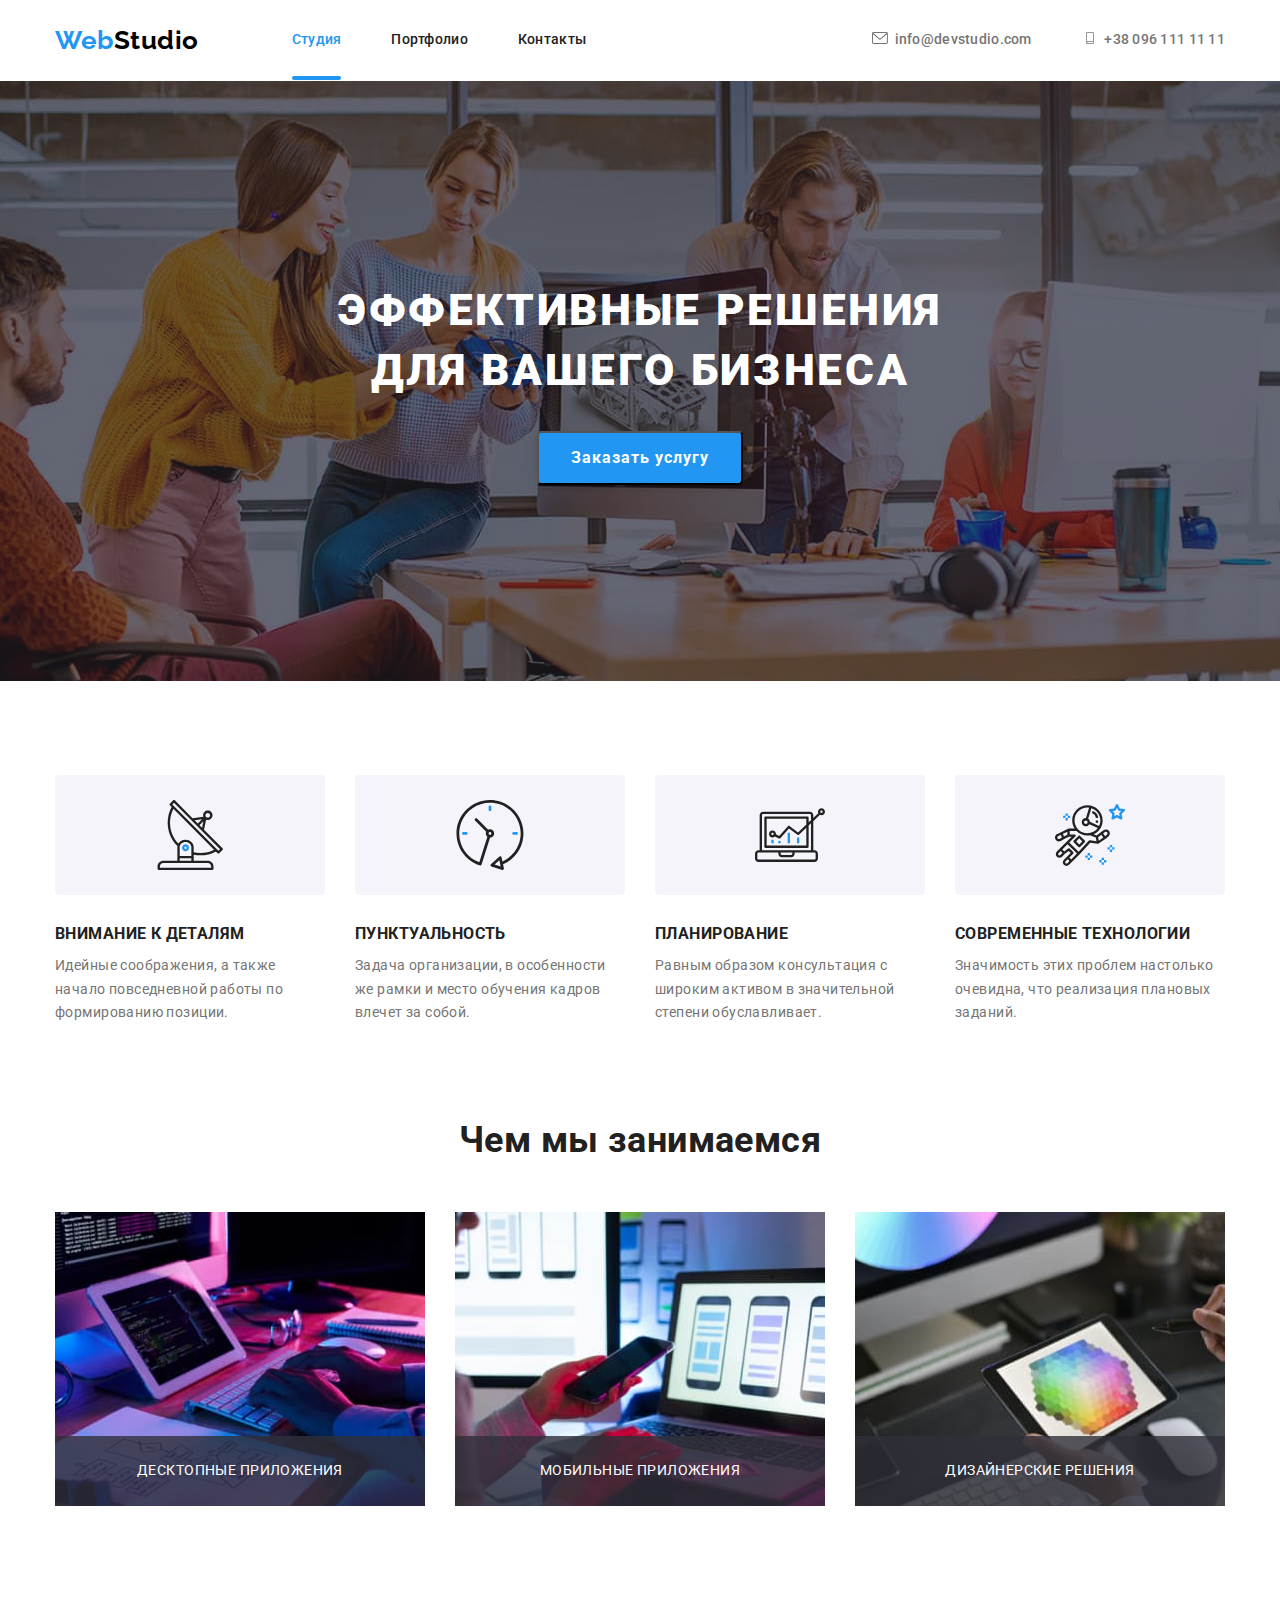
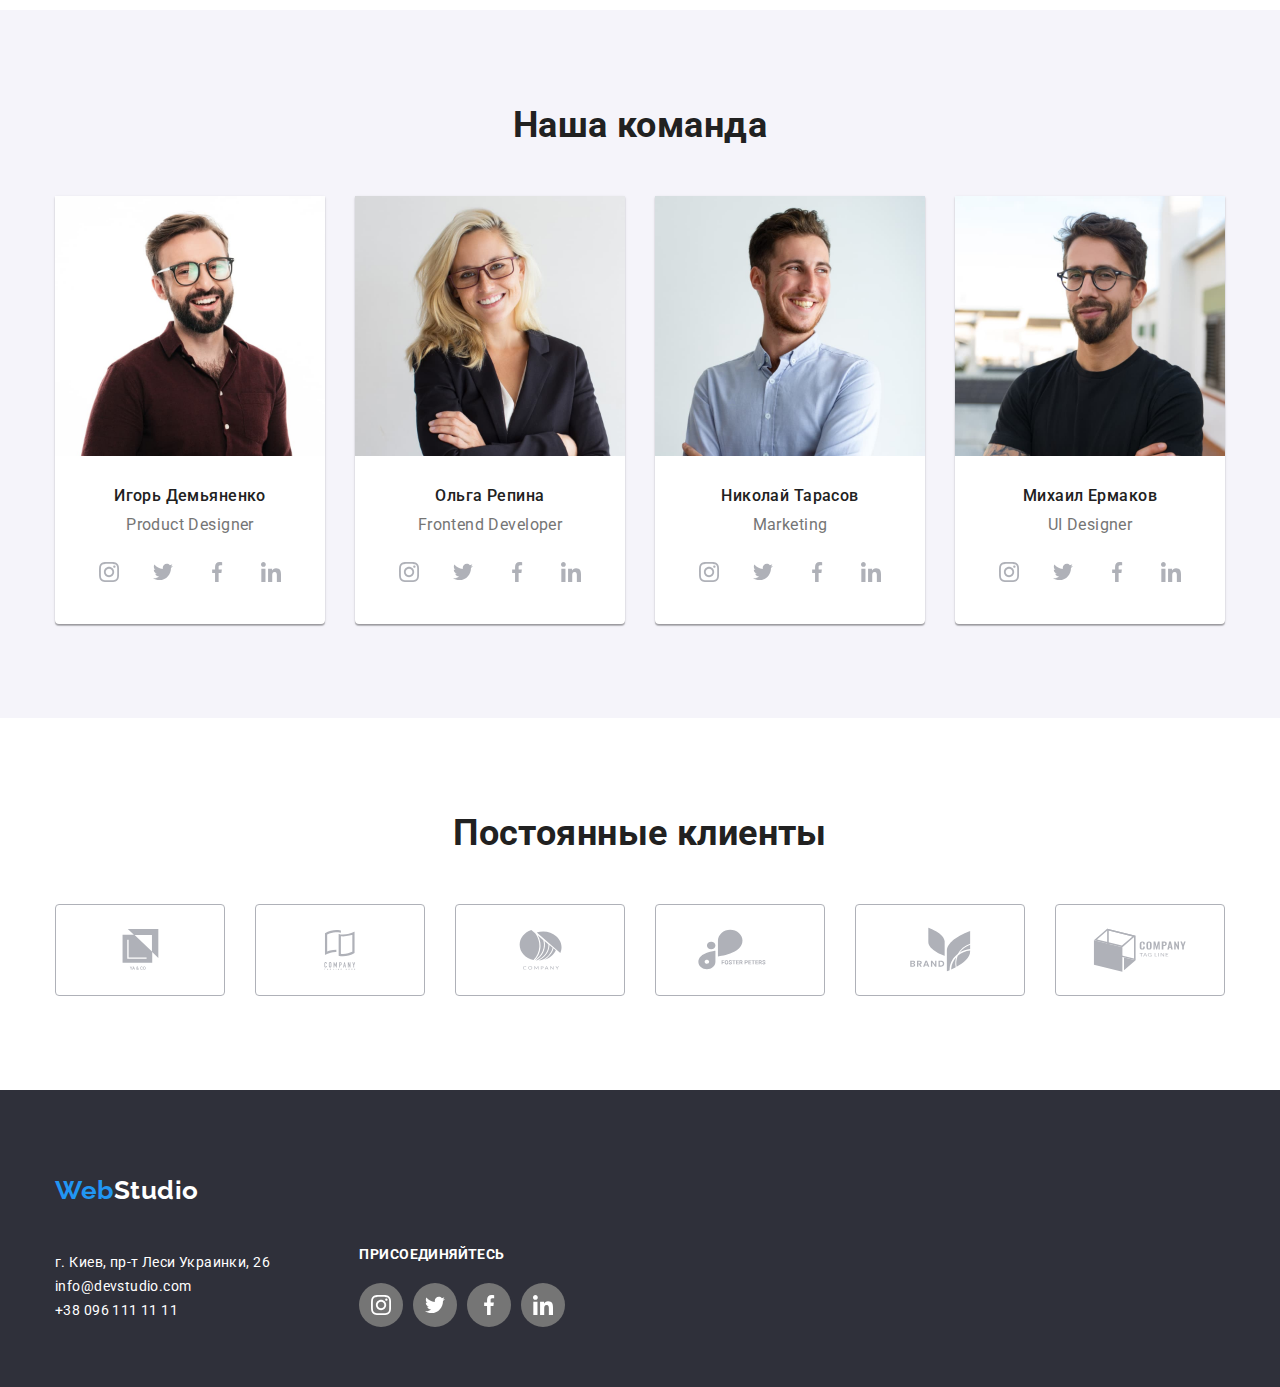
<file: index.html>
<!DOCTYPE html>
<html lang="ru">
<head>
    <meta charset="UTF-8">
    <meta http-equiv="X-UA-Compatible" content="IE=edge">
    <meta name="viewport" content="width=device-width, initial-scale=1.0">
    <title>Document</title>
    <link rel="preconnect" href="https://fonts.gstatic.com">
    <link href="https://fonts.googleapis.com/css2?family=Raleway:wght@700&family=Roboto:wght@400;500;700;900&display=swap"
        rel="stylesheet">
    <link rel="stylesheet" href="https://cdnjs.cloudflare.com/ajax/libs/modern-normalize/1.0.0/modern-normalize.min.css"> 
    <link rel="stylesheet" href="./css/styles.css">
</head>
<body>
    <!-- Header -->
    <header class="page-header">
        <div class="container main-nav"> 
            <nav class="nav-list"> 
                <a href="./index.html" class="link logo-1" lang="en">Web
                    <span class="logo-2">Studio</span>
                </a>
                <ul class="list site-nav">
                    <li class="item"><a href="./index.html" class="link active link-external">Студия</a></li>
                    <li class="item"><a href="./portfolio.html" class="link link-external">Портфолио</a></li>
                    <li class="item"><a href="" class="link link-external">Контакты</a></li>                  
                </ul>
            </nav>
            <ul class="list auth-nav">
                <li class="item">
                    <a href="mailto:info@devstudio.com" class="link link-internal">
                        <svg class="icon-nav" width="16px" height="12px">
                            <use href="./images/sprite.svg#icon-envelope"></use>
                        </svg>
                        &nbsp; info@devstudio.com</a>
                </li>                    
                <li class="item">
                    <a href="tel:+380961111111" class="link link-internal">
                        <svg class="icon-nav" width="16px" height="12px">
                            <use href="./images/sprite.svg#icon-smartphone"></use>
                        </svg>
                        &nbsp; +38 096 111 11 11</a>
                </li>
            </ul>
        </div>
    </header>
    <!-- Contant page -->
    <main> 
        <!-- Hero -->
        <section class="hero">
            <h1 class="hero-title">Эффективные решения для вашего бизнеса</h1>
            <button type="button" class="button" data-modal-open>Заказать услугу</button>
        </section>      
         <!-- Features of work -->
        <section class="feature section">
           <div class="container">
                <h2 hidden>Особенности работы</h2>
                <ul class="list feature-list">
                    <li class="item">
                        <div class="icon-container">
                            <svg class="icon" height="70px" width="70px">
                                <use href="./images/sprite.svg#icon-antenna"></use>
                            </svg>
                        </div>
                        <h3 class="feature-title">Внимание к деталям</h3>
                        <p class="feature-description">Идейные соображения, а также начало повседневной работы по формированию позиции.
                        </p>
                    </li>
                    <li class="item">
                        <div class="icon-container">
                            <svg class="icon" height="70px" width="70px">
                                <use href="./images/sprite.svg#icon-clock"></use>
                            </svg>
                        </div>
                        <h3 class="feature-title">Пунктуальность</h3>
                        <p class="feature-description">Задача организации, в особенности же рамки и место обучения кадров влечет за
                            собой.</p>
                    </li>
                    <li class="item">
                        <div class="icon-container">
                            <svg class="icon" height="70px" width="70px">
                                <use href="./images/sprite.svg#icon-diagram"></use>
                            </svg>
                        </div>
                        <h3 class="feature-title">Планирование</h3>
                        <p class="feature-description">Равным образом консультация с широким активом в значительной степени
                            обуславливает.</p>
                    </li>
                    <li class="item">
                        <div class="icon-container">
                            <svg class="icon" height="70px" width="70px">
                                <use href="./images/sprite.svg#icon-astronaut"></use>
                            </svg>
                        </div>
                        <h3 class="feature-title">Современные технологии</h3>
                        <p class="feature-description">Значимость этих проблем настолько очевидна, что реализация плановых заданий.</p>
                    </li>
                </ul>
           </div>
        </section>
        <!-- Our services -->
        <section class="services">
           <div class="container">
                <h2 class="section-title">Чем мы занимаемся</h2>
                <ul class="list list-services">
                    <li class="item">
                        <div class="services-actions">
                            <img src="./images/box_1.jpg" alt="Декстопная разработка" width="370">
                            <div class="services-overlay">
                                <p class="services-description">Десктопные приложения</p>
                            </div>
                        </div>
                    </li>
                    <li class="item">
                        <div class="services-actions">
                            <img src="./images/box_2.jpg" alt="Мобильная разработка" width="370">
                            <div class="services-overlay">
                                <p class="services-description">Мобильные приложения</p>
                            </div>
                        </div>
                    </li>
                    <li class="item">
                        <div class="services-actions">
                            <img src="./images/box_3.jpg" alt="Дизайн" width="370">
                            <div class="services-overlay">
                                <p class="services-description">Дизайнерские решения</p>
                            </div>
                        </div>
                    </li>
                </ul>
           </div>
        </section>
        <!-- Team -->
        <section class="team section">
           <div class="container">
                <h2 class="section-title">Наша команда</h2>
                <ul class="list list-team">
                    <li class="item team-item">
                        <img src="./images/photo_1.jpg" alt="Фото продакт дизайнера" width="270">
                        <h3 class="full-name">Игорь Демьяненко</h3>
                        <p class="position">Product Designer</p>
                        <ul class="list-icon">
                            <li class="icon-item">
                                <a href="" class="link social-list-link">
                                    <svg class="social-list-icon" width="20px" height="20px">
                                        <use href="./images/sprite.svg#icon-instagram"></use>
                                    </svg>
                                </a>
                            </li>
                            <li class="icon-item">
                                <a href="" class="link social-list-link">
                                    <svg width="20px" height="20px">
                                        <use href="./images/sprite.svg#icon-twitter"></use>
                                    </svg>
                                </a>
                            </li>
                            <li class="icon-item">
                                <a href="" class="link social-list-link">
                                    <svg width="20px" height="20px">
                                        <use href="./images/sprite.svg#icon-facebook"></use>
                                    </svg>
                                </a>
                            </li>
                            <li class="icon-item">
                                <a href="" class="link social-list-link">
                                    <svg width="20px" height="20px">
                                        <use href="./images/sprite.svg#icon-linkedin"></use>
                                    </svg>
                                </a>
                            </li>
                        </ul>
                    </li>
                    <li class="item team-item">
                        <img src="./images/photo_2.jpg" alt="Фото фронтенд девелопера" width="270">
                        <h3 class="full-name">Ольга Репина</h3>
                        <p class="position">Frontend Developer</p>
                        <ul class="list-icon">
                            <li class="icon-item">
                                <a href="" class="link social-list-link">
                                    <svg width="20px" height="20px">
                                        <use href="./images/sprite.svg#icon-instagram"></use>
                                    </svg>
                                </a>
                            </li>
                            <li class="icon-item">
                                <a href="" class="link social-list-link">
                                    <svg width="20px" height="20px">
                                        <use href="./images/sprite.svg#icon-twitter"></use>
                                    </svg>
                                </a>
                            </li>
                            <li class="icon-item">
                                <a href="" class="link social-list-link">
                                    <svg width="20px" height="20px">
                                        <use href="./images/sprite.svg#icon-facebook"></use>
                                    </svg>
                                </a>
                            </li>
                            <li class="icon-item">
                                <a href="" class="link social-list-link">
                                    <svg width="20px" height="20px">
                                        <use href="./images/sprite.svg#icon-linkedin"></use>
                                    </svg>
                                </a>
                            </li>
                        </ul>
                    </li>
                    <li class="item team-item">
                        <img src="./images/photo_3.jpg" alt="Фото маркетолога" width="270">
                        <h3 class="full-name">Николай Тарасов</h3>
                        <p class="position">Marketing</p>
                        <ul class="list-icon">
                            <li class="icon-item">
                                <a href="" class="link social-list-link">
                                    <svg width="20px" height="20px">
                                        <use href="./images/sprite.svg#icon-instagram"></use>
                                    </svg>
                                </a>
                            </li>
                            <li class="icon-item">
                                <a href="" class="link social-list-link">
                                    <svg width="20px" height="20px">
                                        <use href="./images/sprite.svg#icon-twitter"></use>
                                    </svg>
                                </a>
                            </li>
                            <li class="icon-item">
                                <a href="" class="link social-list-link">
                                    <svg width="20px" height="20px">
                                        <use href="./images/sprite.svg#icon-facebook"></use>
                                    </svg>
                                </a>
                            </li>
                            <li class="icon-item">
                                <a href="" class="link social-list-link">
                                    <svg width="20px" height="20px">
                                        <use href="./images/sprite.svg#icon-linkedin"></use>
                                    </svg>
                                </a>
                            </li>
                        </ul>                   
                    </li>
                    <li class="item team-item">
                        <img src="./images/photo_4.jpg" alt="Фото дизайнера" width="270">
                        <h3 class="full-name">Михаил Ермаков</h3>
                        <p class="position">UI Designer</p>
                        <ul class="list-icon">
                            <li class="icon-item">
                                <a href="" class="link social-list-link">
                                    <svg width="20px" height="20px">
                                        <use href="./images/sprite.svg#icon-instagram"></use>
                                    </svg>
                                </a>
                            </li>
                            <li class="icon-item">
                                <a href="" class="link social-list-link">
                                    <svg width="20px" height="20px">
                                        <use href="./images/sprite.svg#icon-twitter"></use>
                                    </svg>
                                </a>
                            </li>
                            <li class="icon-item">
                                <a href="" class="link social-list-link">
                                    <svg width="20px" height="20px">
                                        <use href="./images/sprite.svg#icon-facebook"></use>
                                    </svg>
                                </a>
                            </li>
                            <li class="icon-item">
                                <a href="" class="link social-list-link">
                                    <svg width="20px" height="20px">
                                        <use href="./images/sprite.svg#icon-linkedin"></use>
                                    </svg>
                                </a>
                            </li>
                        </ul>
                    </li>      
                </ul>
           </div>
        </section>
        <!-- Clients -->
        <section class="client section">
            <div class="container">
                <h2 class="section-title">Постоянные клиенты</h2>
                <ul class="list list-client">
                    <li class="client-item">
                        <a href="" class="link link-client">
                            <svg height="41px" width="47px">
                                <use href="./images/sprite.svg#icon-client_1"></use>
                            </svg>
                        </a>
                    </li>
                    <li class="client-item">
                        <a href="" class="link link-client">
                            <svg height="40px" width="52px">
                                <use href="./images/sprite.svg#icon-client_2"></use>
                            </svg>
                        </a>
                    </li>
                    <li class="client-item">
                        <a href="" class="link link-client">
                            <svg height="41px" width="43px">
                                <use href="./images/sprite.svg#icon-client_3"></use>
                            </svg>
                        </a>
                    </li>
                    <li class="client-item">
                        <a href="" class="link link-client">
                            <svg height="41px" width="84px">
                                <use href="./images/sprite.svg#icon-client_4"></use>
                            </svg>
                        </a>
                    </li>
                    <li class="client-item">
                        <a href="" class="link link-client">
                            <svg height="45px" width="63px">
                                <use href="./images/sprite.svg#icon-client_5"></use>
                            </svg>
                        </a>
                    </li>
                    <li class="client-item">
                        <a href="" class="link link-client">
                            <svg height="44px" width="94px">
                                <use href="./images/sprite.svg#icon-client_6"></use>
                            </svg>
                        </a>
                    </li>
                </ul>
            </div>
        </section>
    </main>
    <!-- Footer -->
    <footer class="contacts">
        <div class="container">
            <div class="contacts-address">
                <a href="./index.html" class="link logo-1" lang="en">Web
                    <span class="logo-3">Studio</span>
                </a>
                <address class="contacts-item">
                    <ul class="list">
                        <li>
                            <p class="address">г. Киев, пр-т Леси Украинки, 26</p>
                        </li>
                        <li>
                            <a href="mailto:info@devstudio.com" class="address">info@devstudio.com</a>
                        </li>
                        <li>
                            <a href="tel:+380961111111" class="address">+38 096 111 11 11</a>
                        </li>
                    </ul>
                </address>
            </div>
            <div class="contacts-link">
                <h3 class="contacts-title">Присоединяйтесь</h3>
                <ul class="list-icon-contacts">
                    <li class="contacts-icon-item">
                        <a href="" class="link contacts-list-link">
                            <svg width="20px" height="20px">
                                <use href="./images/sprite.svg#icon-instagram"></use>
                            </svg>
                        </a>
                    </li>
                    <li class="contacts-icon-item">
                        <a href="" class="link contacts-list-link">
                            <svg width="20px" height="20px">
                                <use href="./images/sprite.svg#icon-twitter"></use>
                            </svg>
                        </a>
                    </li>
                    <li class="contacts-icon-item">
                        <a href="" class="link contacts-list-link">
                            <svg width="20px" height="20px">
                                <use href="./images/sprite.svg#icon-facebook"></use>
                            </svg>
                        </a>
                    </li>
                    <li class="contacts-icon-item">
                        <a href="" class="link contacts-list-link">
                            <svg width="20px" height="20px">
                                <use href="./images/sprite.svg#icon-linkedin"></use>
                            </svg>
                        </a>
                    </li>
                </ul>
            </div>           
        </div>
    </footer>
    <div class="backdrop is-hidden" data-modal>
        <div class="modal">
            <button type="button" class="close-btn" data-modal-close>
                <svg class="close-icon" width="11px" height="11px">
                    <use href="./images/sprite.svg#icon-close"></use>
                </svg>
            </button>
        </div>
    </div>
    <script src="./js/modal.js"></script>
</body>
</html>
</file>
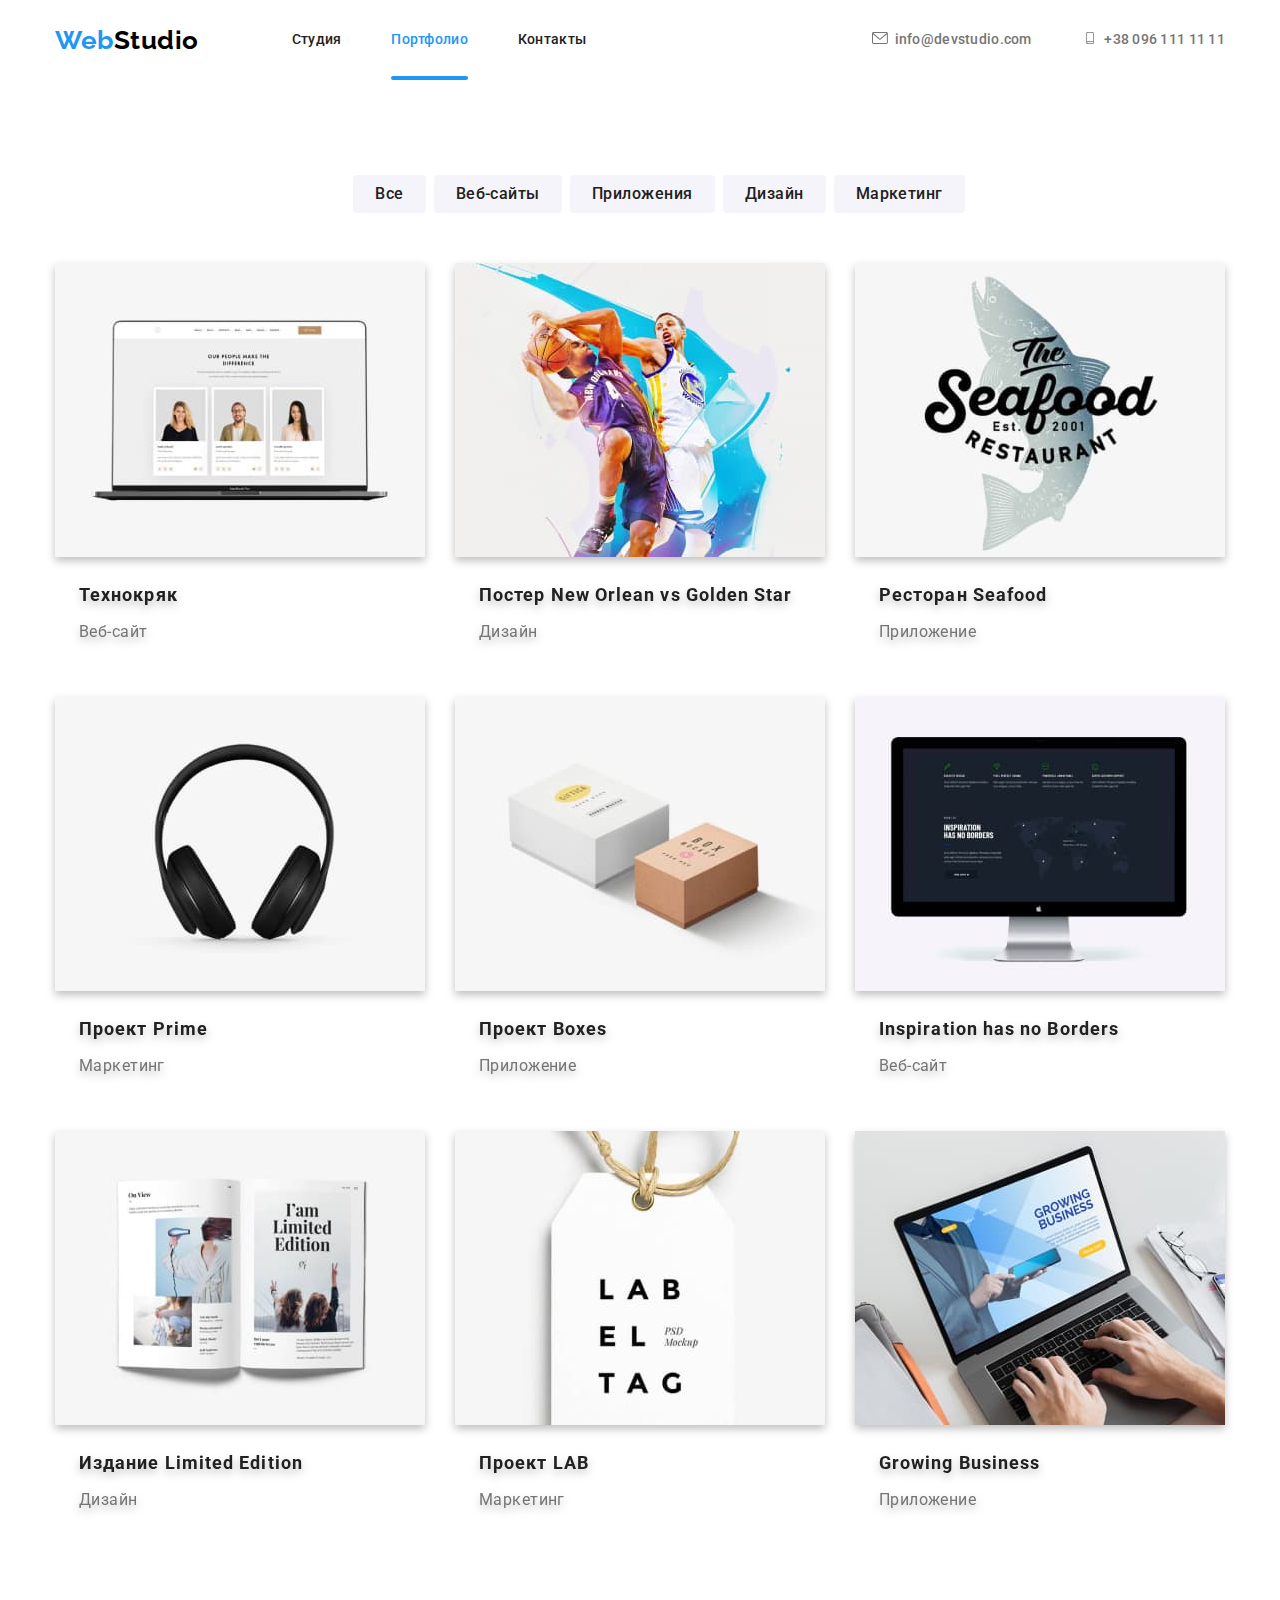
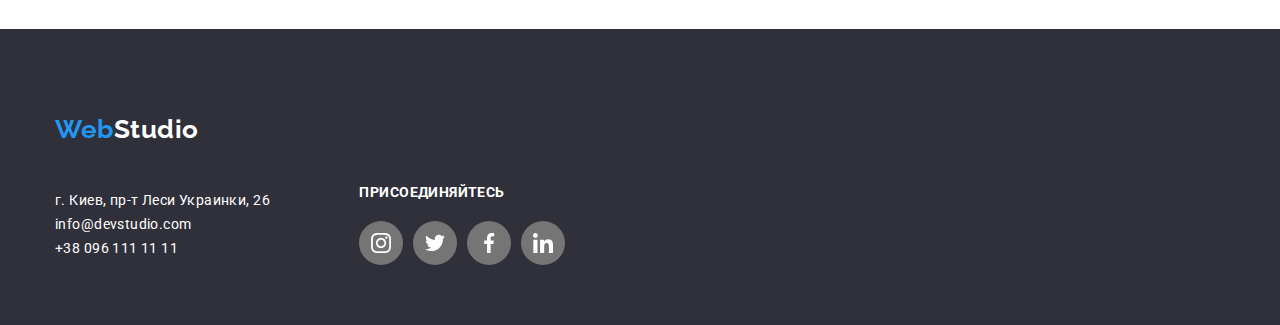
<file: portfolio.html>
<!DOCTYPE html>
<html lang="ru">
<head>
    <meta charset="UTF-8">
    <meta http-equiv="X-UA-Compatible" content="IE=edge">
    <meta name="viewport" content="width=device-width, initial-scale=1.0">
    <title>Document</title>
    <link rel="preconnect" href="https://fonts.gstatic.com">
    <link href="https://fonts.googleapis.com/css2?family=Raleway:wght@700&family=Roboto:wght@400;500;700;900&display=swap"
        rel="stylesheet">
    <link rel="stylesheet" href="https://cdnjs.cloudflare.com/ajax/libs/modern-normalize/1.0.0/modern-normalize.min.css">
    <link rel="stylesheet" href="./css/styles.css">
</head>
<body>
    <!-- Header -->
    <header class="page-header">
        <div class="container main-nav">
            <nav class="nav-list">
                <a href="./index.html" class="link logo-1" lang="en">Web
                    <span class="logo-2">Studio</span>
                </a>
                <ul class="list site-nav">
                    <li class="item"><a href="./index.html" class="link link-external">Студия</a></li>
                    <li class="item"><a href="./portfolio.html" class="link active link-external">Портфолио</a></li>
                    <li class="item"><a href="" class="link link-external">Контакты</a></li>
                </ul>
            </nav>
            <ul class="list auth-nav">
                <li class="item">
                    <a href="mailto:info@devstudio.com" class="link link-internal">
                        <svg class="icon-nav" width="16px" height="12px">
                            <use href="./images/sprite_1.svg#icon-envelope"></use>
                        </svg>
                        &nbsp; info@devstudio.com</a>
                </li>
                <li class="item">
                    <a href="tel:+380961111111" class="link link-internal">
                        <svg class="icon-nav" width="16px" height="12px">
                            <use href="./images/sprite_1.svg#icon-smartphone"></use>
                        </svg>
                        &nbsp; +38 096 111 11 11</a>
                </li>
            </ul>
        </div>
    </header>
    <!-- Our projects -->
    <main class="contant-page">
        <div class="container">
            <!-- Filter card -->
            <section class="filter">
                <div class="container">
                    <h1 hidden>Фильтр</h1>
                    <ul class="list filter-list">
                        <li >
                            <button type="button" class="button-filter">Все</button>
                        </li>
                        <li>
                            <button type="button" class="button-filter">Веб-сайты</button>
                        </li>
                        <li>
                            <button type="button" class="button-filter">Приложения</button>
                        </li>
                        <li>
                            <button type="button" class="button-filter">Дизайн</button>
                        </li>
                        <li>
                            <button type="button" class="button-filter">Маркетинг</button>
                        </li>
                    </ul>
                </div>
                <!-- Card list -->
                <ul class="list card-list">
                    <li class="item">
                        <a href="" class="card">
                            <div class="card-thumb">
                                <img src="./images/project_1.jpg" alt="Пример проекта" width="370">
                                    <div class="card-overlay">
                                        <p class="card-description">Технокряк это современная площадка распространения коронавируса. 
                                        Компании используют эту платформу для цифрового
                                        шпионажа и атак на защищённые сервера конкурентов.</p>
                                    </div>
                            </div>
                            <div class="card-content">
                                    <h2 class="project-name">Технокряк</h2>
                                    <p class="project-type">Веб-сайт</p>
                            </div>
                        </a>
                    </li>
                    <li class="item">
                        <a href="" class="card">
                            <div class="card-thumb">
                                <img src="./images/project_2.jpg" alt="Пример проекта" width="370">
                            </div>
                            <div class="card-content">
                                <h2 class="project-name">Постер New Orlean vs Golden Star</h2>
                                <p class="project-type">Дизайн</p>
                            </div>
                        </a>
                    </li>
                    <li class="item">
                        <a href="" class="card">
                            <div class="card-thumb">
                                <img src="./images/project_3.jpg" alt="Пример проекта" width="370">
                            </div>
                            <div class="card-content">
                                <h2 class="project-name">Ресторан Seafood</h2>
                                <p class="project-type">Приложение</p>
                            </div>
                        </a>
                    </li>
                    <li class="item">
                        <a href="" class="card">
                            <div class="card-thumb">
                                <img src="./images/project_4.jpg" alt="Пример проекта" width="370">
                            </div>
                            <div class="card-content">
                                <h2 class="project-name">Проект Prime</h2>
                                <p class="project-type">Маркетинг</p>
                            </div>
                        </a>
                    </li>
                    <li class="item">
                        <a href="" class="card">
                            <div class="card-thumb">
                                <img src="./images/project_5.jpg" alt="Пример проекта" width="370">
                            </div>
                            <div class="card-content">
                                <h2 class="project-name">Проект Boxes</h2>
                                <p class="project-type">Приложение</p>
                            </div>
                        </a>
                    </li>
                    <li class="item">
                        <a href="" class="card">
                            <div class="card-thumb">
                                <img src="./images/project_6.jpg" alt="Пример проекта" width="370">
                            </div>
                            <div class="card-content">
                                <h2 class="project-name">Inspiration has no Borders</h2>
                                <p class="project-type">Веб-сайт</p>
                            </div>
                        </a>
                    </li>
                    <li class="item">
                        <a href="" class="card">
                            <div class="card-thumb">
                                <img src="./images/project_7.jpg" alt="Пример проекта" width="370">
                            </div>
                            <div class="card-content">
                                <h2 class="project-name">Издание Limited Edition</h2>
                                <p class="project-type">Дизайн</p>
                            </div>
                        </a>
                    </li>
                    <li class="item">
                        <a href="" class="card">
                            <div class="card-thumb">
                                <img src="./images/project_8.jpg" alt="Пример проекта" width="370">
                            </div>
                            <div class="card-content">
                                <h2 class="project-name">Проект LAB</h2>
                                <p class="project-type">Маркетинг</p>
                            </div>
                        </a>
                    </li>
                    <li class="item">
                        <a href="" class="card">
                            <div class="card-thumb">
                                <img src="./images/project_9.jpg" alt="Пример проекта" width="370">
                            </div>
                            <div class="card-content">
                                <h2 class="project-name">Growing Business</h2>
                                <p class="project-type">Приложение</p>
                            </div>
                        </a>
                    </li>
                </ul>
            </section>
        </div>
    </main>
    <!-- Footer -->
    <footer class="contacts">
        <div class="container">
            <div class="contacts-address">
                <a href="./index.html" class="link logo-1" lang="en">Web
                    <span class="logo-3">Studio</span>
                </a>
                <address class="contacts-item">
                    <ul class="list">
                        <li>
                            <p class="address">г. Киев, пр-т Леси Украинки, 26</p>
                        </li>
                        <li>
                            <a href="mailto:info@devstudio.com" class="address">info@devstudio.com</a>
                        </li>
                        <li>
                            <a href="tel:+380961111111" class="address">+38 096 111 11 11</a>
                        </li>
                    </ul>
                </address>
            </div>
            <div class="contacts-link">
                <h3 class="contacts-title">Присоединяйтесь</h3>
                <ul class="list-icon-contacts">
                    <li class="contacts-icon-item">
                        <a href="" class="link contacts-list-link">
                            <svg width="20px" height="20px">
                                <use href="./images/sprite.svg#icon-instagram"></use>
                            </svg>
                        </a>
                    </li>
                    <li class="contacts-icon-item">
                        <a href="" class="link contacts-list-link">
                            <svg width="20px" height="20px">
                                <use href="./images/sprite.svg#icon-twitter"></use>
                            </svg>
                        </a>
                    </li>
                    <li class="contacts-icon-item">
                        <a href="" class="link contacts-list-link">
                            <svg width="20px" height="20px">
                                <use href="./images/sprite.svg#icon-facebook"></use>
                            </svg>
                        </a>
                    </li>
                    <li class="contacts-icon-item">
                        <a href="" class="link contacts-list-link">
                            <svg width="20px" height="20px">
                                <use href="./images/sprite.svg#icon-linkedin"></use>
                            </svg>
                        </a>
                    </li>
                </ul>
            </div>
        </div>
    </footer>
</body>
</html>
</file>
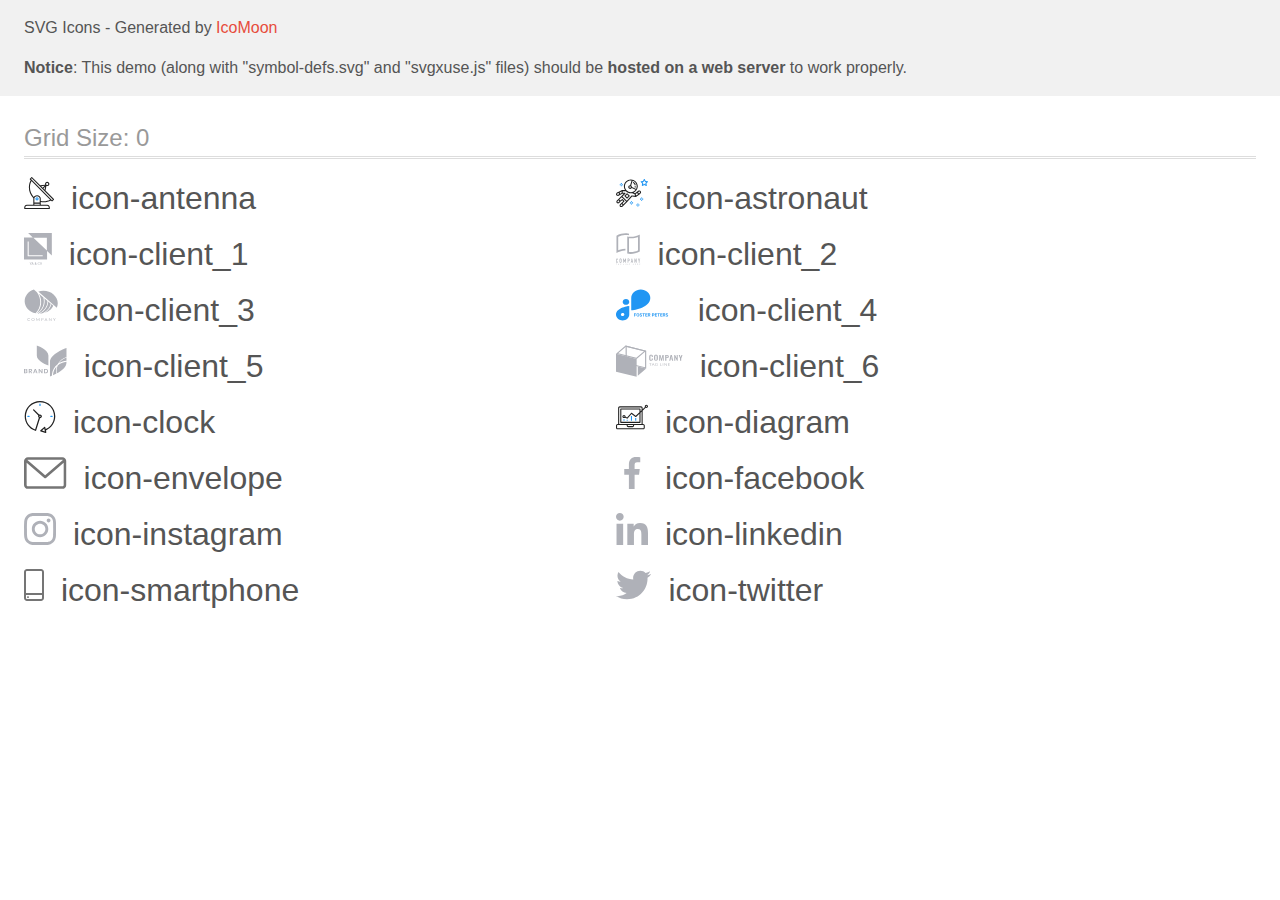
<file: icon/icomoon/demo-external-svg.html>
<!doctype html>
<html>
<head>
    <title>IcoMoon - SVG Icons</title>
    <meta charset="utf-8">
    <meta name="viewport" content="width=device-width, initial-scale=1">
    <link rel="stylesheet" href="demo-files/demo.css">
    <link rel="stylesheet" href="style.css">
</head>
<body>
<header class="bgc1 clearfix">
<div class="mhl">
    <p>SVG Icons - Generated by <a href="https://icomoon.io/app">IcoMoon</a></p><p><strong>Notice</strong>: This demo (along with "symbol-defs.svg" and "svgxuse.js" files) should be <b>hosted on a web server</b> to work properly.</p>
</div>
</header>
    <div class="clearfix mhl ptl">
        <h1 class="mvm mtn fgc1">Grid Size: 0</h1>
        <div class="glyph fs1">
            <div class="clearfix pbs">
                <svg class="icon icon-antenna"><use xlink:href="symbol-defs.svg#icon-antenna"></use></svg><span class="name"> icon-antenna</span>
            </div>
        </div>
        <div class="glyph fs1">
            <div class="clearfix pbs">
                <svg class="icon icon-astronaut"><use xlink:href="symbol-defs.svg#icon-astronaut"></use></svg><span class="name"> icon-astronaut</span>
            </div>
        </div>
        <div class="glyph fs1">
            <div class="clearfix pbs">
                <svg class="icon icon-client_1"><use xlink:href="symbol-defs.svg#icon-client_1"></use></svg><span class="name"> icon-client_1</span>
            </div>
        </div>
        <div class="glyph fs1">
            <div class="clearfix pbs">
                <svg class="icon icon-client_2"><use xlink:href="symbol-defs.svg#icon-client_2"></use></svg><span class="name"> icon-client_2</span>
            </div>
        </div>
        <div class="glyph fs1">
            <div class="clearfix pbs">
                <svg class="icon icon-client_3"><use xlink:href="symbol-defs.svg#icon-client_3"></use></svg><span class="name"> icon-client_3</span>
            </div>
        </div>
        <div class="glyph fs1">
            <div class="clearfix pbs">
                <svg class="icon icon-client_4"><use xlink:href="symbol-defs.svg#icon-client_4"></use></svg><span class="name"> icon-client_4</span>
            </div>
        </div>
        <div class="glyph fs1">
            <div class="clearfix pbs">
                <svg class="icon icon-client_5"><use xlink:href="symbol-defs.svg#icon-client_5"></use></svg><span class="name"> icon-client_5</span>
            </div>
        </div>
        <div class="glyph fs1">
            <div class="clearfix pbs">
                <svg class="icon icon-client_6"><use xlink:href="symbol-defs.svg#icon-client_6"></use></svg><span class="name"> icon-client_6</span>
            </div>
        </div>
        <div class="glyph fs1">
            <div class="clearfix pbs">
                <svg class="icon icon-clock"><use xlink:href="symbol-defs.svg#icon-clock"></use></svg><span class="name"> icon-clock</span>
            </div>
        </div>
        <div class="glyph fs1">
            <div class="clearfix pbs">
                <svg class="icon icon-diagram"><use xlink:href="symbol-defs.svg#icon-diagram"></use></svg><span class="name"> icon-diagram</span>
            </div>
        </div>
        <div class="glyph fs1">
            <div class="clearfix pbs">
                <svg class="icon icon-envelope"><use xlink:href="symbol-defs.svg#icon-envelope"></use></svg><span class="name"> icon-envelope</span>
            </div>
        </div>
        <div class="glyph fs1">
            <div class="clearfix pbs">
                <svg class="icon icon-facebook"><use xlink:href="symbol-defs.svg#icon-facebook"></use></svg><span class="name"> icon-facebook</span>
            </div>
        </div>
        <div class="glyph fs1">
            <div class="clearfix pbs">
                <svg class="icon icon-instagram"><use xlink:href="symbol-defs.svg#icon-instagram"></use></svg><span class="name"> icon-instagram</span>
            </div>
        </div>
        <div class="glyph fs1">
            <div class="clearfix pbs">
                <svg class="icon icon-linkedin"><use xlink:href="symbol-defs.svg#icon-linkedin"></use></svg><span class="name"> icon-linkedin</span>
            </div>
        </div>
        <div class="glyph fs1">
            <div class="clearfix pbs">
                <svg class="icon icon-smartphone"><use xlink:href="symbol-defs.svg#icon-smartphone"></use></svg><span class="name"> icon-smartphone</span>
            </div>
        </div>
        <div class="glyph fs1">
            <div class="clearfix pbs">
                <svg class="icon icon-twitter"><use xlink:href="symbol-defs.svg#icon-twitter"></use></svg><span class="name"> icon-twitter</span>
            </div>
        </div>
  </div>
<script defer src="svgxuse.js"></script>
</body>
</html>
</file>
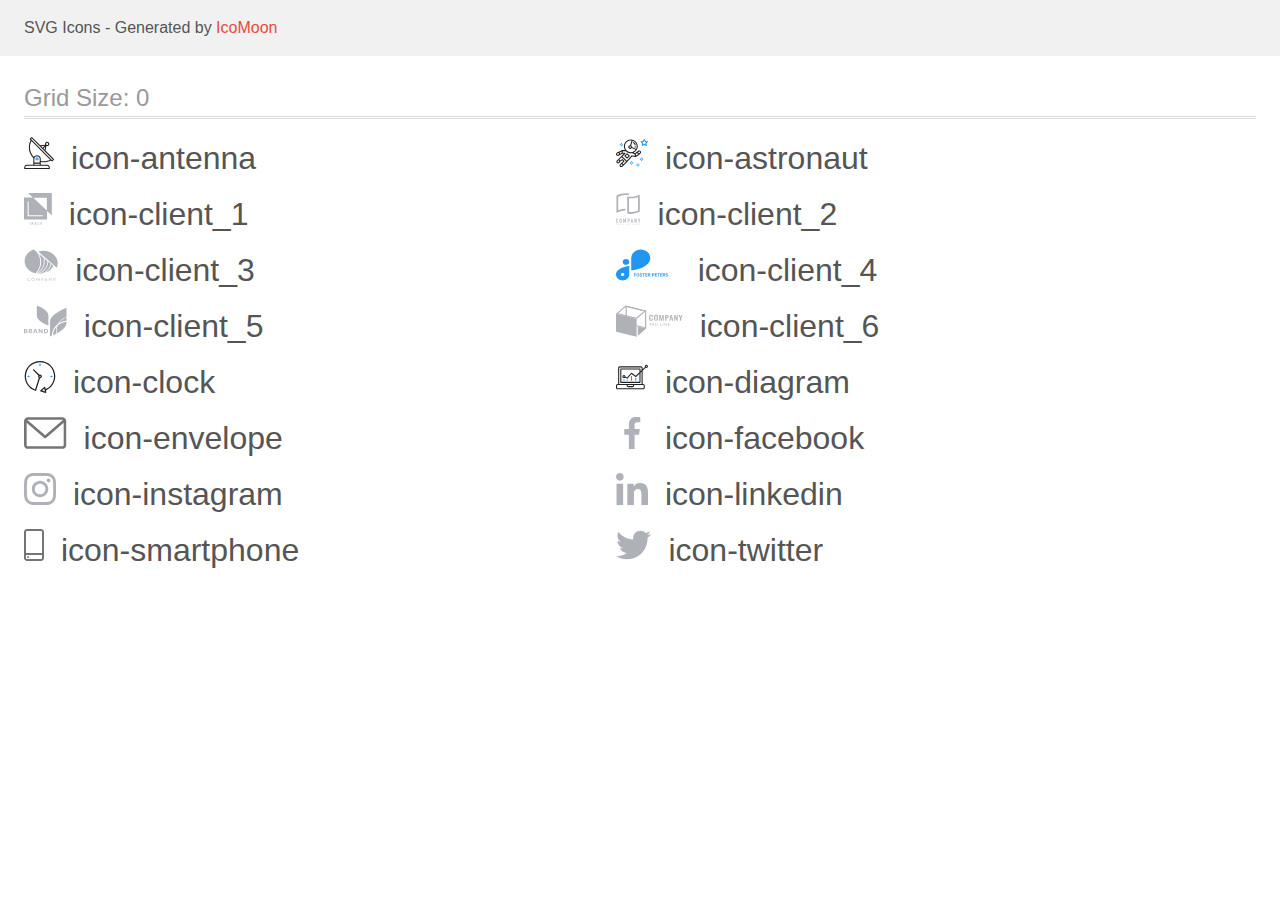
<file: icon/icomoon/demo.html>
<!doctype html>
<html>
<head>
    <title>IcoMoon - SVG Icons</title>
    <meta charset="utf-8">
    <meta name="viewport" content="width=device-width, initial-scale=1">
    <link rel="stylesheet" href="demo-files/demo.css">
    <link rel="stylesheet" href="style.css">
</head>
<body>
<svg aria-hidden="true" style="position: absolute; width: 0; height: 0; overflow: hidden;" version="1.1" xmlns="http://www.w3.org/2000/svg" xmlns:xlink="http://www.w3.org/1999/xlink">
<defs>
<symbol id="icon-antenna" viewBox="0 0 30 32">
<path fill="#212121" style="fill: var(--color1, #212121)" d="M29.859 22.098l-8.443-8.505 0.937-4.616c0.225 0.090 0.485 0.144 0.758 0.146h0.007c0.008 0 0.017 0 0.026 0 1.192 0 2.159-0.967 2.159-2.159s-0.967-2.159-2.159-2.159c-1.192 0-2.159 0.967-2.159 2.159 0 0.259 0.046 0.508 0.13 0.739l-0.005-0.015-4.96 0.606-8.091-8.133c-0.096-0.098-0.229-0.159-0.376-0.16h-0c-0.14 0.001-0.274 0.057-0.373 0.155l-1.512 1.504c-0.096 0.097-0.156 0.23-0.156 0.377s0.060 0.281 0.156 0.377v0l0.814 0.825c-1.143 2.062-1.816 4.522-1.816 7.139 0 4.106 1.656 7.824 4.336 10.525l-0.001-0.001c0.043 0.041 0.092 0.074 0.146 0.097-0.032 0.164-0.051 0.353-0.052 0.546v6.188h-6.4c-1.472 0.001-2.666 1.194-2.667 2.666v1.067c0 0.295 0.239 0.534 0.534 0.534h24.534c0.294 0 0.533-0.239 0.533-0.534v-1.067c-0.002-1.472-1.195-2.665-2.666-2.666h-6.4v-2.742c1.003 0.21 2.024 0.317 3.049 0.32 2.58-0.003 5.005-0.663 7.117-1.822l-0.077 0.039 0.818 0.823c0.099 0.101 0.235 0.159 0.376 0.16 0.14-0.001 0.274-0.057 0.373-0.155l1.512-1.504c0.096-0.097 0.156-0.23 0.156-0.377s-0.060-0.281-0.156-0.377v0zM22.366 6.233c0.193-0.192 0.459-0.31 0.752-0.31 0.589 0 1.067 0.478 1.067 1.066s-0.477 1.066-1.067 1.066c-0 0-0 0-0 0h-0.004c-0.587-0.003-1.061-0.479-1.061-1.066 0-0.295 0.12-0.563 0.314-0.756l0-0h-0.002zM21.11 9.737l-0.598 2.946-1.175-1.183 1.774-1.763zM20.504 8.835l-1.92 1.909-1.486-1.493 3.406-0.416zM23.090 28.8c0.884 0 1.6 0.716 1.6 1.6v0 0.534h-23.466v-0.534c0-0.884 0.716-1.6 1.6-1.6v0h20.267zM15.623 26.666v1.067h-5.334v-1.067h5.334zM10.29 25.6v-4.053c0-1.294 1.196-2.346 2.666-2.346s2.667 1.053 2.667 2.346v4.053h-5.333zM16.69 23.904v-2.357c0-1.882-1.675-3.413-3.733-3.413-0.017-0-0.038-0-0.058-0-1.353 0-2.54 0.707-3.213 1.771l-0.009 0.016c-2.36-2.482-3.812-5.846-3.812-9.55 0-2.314 0.567-4.496 1.569-6.414l-0.036 0.077 18.602 18.709c-1.823 0.947-3.979 1.502-6.266 1.502-1.079 0-2.128-0.124-3.136-0.357l0.093 0.018zM27.979 23.22l-21.057-21.181 0.754-0.752 7.935 7.98c0.004 0 0.006 0.007 0.010 0.010l13.115 13.191-0.757 0.752z"></path>
<path fill="#2196f3" style="fill: var(--color2, #2196f3)" d="M12.961 20.267h-0.005c-0.001 0-0.002 0-0.002 0-0.884 0-1.6 0.716-1.6 1.6s0.715 1.599 1.597 1.6h0.005c0.001 0 0.001 0 0.002 0 0.884 0 1.6-0.716 1.6-1.6s-0.715-1.599-1.598-1.6h-0zM13.334 22.245c-0.096 0.096-0.229 0.155-0.376 0.155-0.295 0-0.534-0.239-0.534-0.534s0.238-0.533 0.532-0.533h0c0.293 0.001 0.531 0.239 0.531 0.533 0 0.148-0.060 0.282-0.157 0.378l-0 0h0.005z"></path>
</symbol>
<symbol id="icon-astronaut" viewBox="0 0 32 32">
<path fill="#2196f3" style="fill: var(--color2, #2196f3)" d="M31.974 4.524c-0.064-0.191-0.227-0.332-0.427-0.362l-0.003-0-1.911-0.278-0.855-1.731c-0.179-0.365-0.777-0.365-0.956 0l-0.855 1.731-1.911 0.278c-0.26 0.039-0.457 0.26-0.457 0.528 0 0.15 0.062 0.285 0.161 0.382l1.383 1.348-0.326 1.903c-0.034 0.2 0.048 0.402 0.212 0.522 0.166 0.12 0.383 0.135 0.562 0.040l1.709-0.899 1.709 0.899c0.072 0.038 0.157 0.061 0.247 0.061 0.295 0 0.534-0.239 0.534-0.534 0-0.031-0.003-0.062-0.008-0.092l0 0.003-0.326-1.903 1.383-1.348c0.099-0.097 0.161-0.233 0.161-0.382 0-0.059-0.009-0.115-0.027-0.168l0.001 0.004zM29.511 5.851c-0.126 0.122-0.183 0.299-0.153 0.472l0.191 1.114-1-0.526c-0.072-0.039-0.158-0.062-0.249-0.062s-0.177 0.023-0.252 0.063l0.003-0.001-1 0.526 0.191-1.114c0.005-0.027 0.008-0.059 0.008-0.091 0-0.149-0.061-0.285-0.16-0.381l-0-0-0.811-0.789 1.119-0.163c0.174-0.025 0.324-0.134 0.402-0.292l0.5-1.013 0.5 1.013c0.078 0.158 0.228 0.267 0.402 0.292l1.119 0.162-0.809 0.79zM26.134 20.522h-1.067v1.067h1.067v-1.067zM26.134 22.656h-1.067v1.066h1.067v-1.066zM27.2 21.589h-1.067v1.067h1.067v-1.067zM25.067 21.589h-1.067v1.067h1.067v-1.067zM22.4 26.389h-1.067v1.067h1.067v-1.067zM22.4 28.523h-1.067v1.067h1.067v-1.067zM23.467 27.456h-1.067v1.067h1.067v-1.067zM21.334 27.456h-1.067v1.067h1.067v-1.067zM16 24.256h-1.066v1.067h1.066v-1.067zM16 26.389h-1.066v1.067h1.066v-1.067zM17.067 25.322h-1.067v1.067h1.067v-1.067zM14.934 25.322h-1.067v1.067h1.067v-1.067zM5.867 6.122h-1.066v1.066h1.066v-1.066zM5.867 8.256h-1.066v1.066h1.066v-1.066zM6.933 7.189h-1.067v1.067h1.066v-1.067zM4.8 7.189h-1.067v1.067h1.067v-1.067z"></path>
<path fill="#212121" style="fill: var(--color1, #212121)" d="M24.715 14.16c-0.28-0.376-0.698-0.636-1.179-0.703l-0.009-0.001c-0.076-0.012-0.164-0.018-0.254-0.018-0.411 0-0.789 0.139-1.090 0.373l0.004-0.003-1.253 0.96-1.898 1.417-1.358-0.541c2.421-1.086 4.113-3.508 4.113-6.32 0-3.823-3.122-6.934-6.961-6.934s-6.961 3.11-6.961 6.934c0 1.386 0.415 2.674 1.12 3.759l-2.768-0.024c-0.009 0-0.016 0.005-0.023 0.005-0.057 0.003-0.11 0.014-0.159 0.033l0.004-0.001c-0.013 0.005-0.026 0.007-0.038 0.013-0.006 0.003-0.013 0.003-0.019 0.006l-3.233 1.596c-0 0-0.001 0-0.001 0.001l-1.893 0.91c-0.024 0.011-0.045 0.023-0.064 0.036l0.001-0.001c-0.482 0.324-0.795 0.867-0.795 1.483 0 0.297 0.073 0.577 0.201 0.823l-0.005-0.010c0.22 0.424 0.592 0.742 1.043 0.885l0.013 0.003c0.161 0.053 0.345 0.083 0.537 0.083 0.308 0 0.598-0.078 0.851-0.216l-0.009 0.005 1.388-0.738 2.264-1.169 1.357-0.008-5.442 5.415c0 0.001-0.001 0.001-0.001 0.001l-1.339 1.333c-0.303 0.299-0.49 0.714-0.49 1.173 0 0.002 0 0.004 0 0.005v-0c0 0.444 0.174 0.863 0.49 1.178 0.301 0.3 0.717 0.485 1.176 0.485 0.001 0 0.002 0 0.004 0h-0c0.428 0 0.854-0.162 1.18-0.485l1.314-1.309 1.741-1.3 0.901 0.897-3.102 3.088c-0.303 0.299-0.491 0.715-0.491 1.174 0 0.001 0 0.003 0 0.004v-0c0 0.445 0.174 0.864 0.49 1.179 0.302 0.3 0.717 0.485 1.176 0.485 0.001 0 0.002 0 0.003 0h-0c0.427 0 0.855-0.162 1.18-0.485l4.488-4.472c0.007-0.006 0.016-0.009 0.022-0.016l5.166-5.658 3.471 0.494c0.025 0.004 0.050 0.006 0.075 0.006 0.065 0 0.127-0.016 0.187-0.038 0.018-0.006 0.033-0.015 0.050-0.023 0.019-0.010 0.039-0.015 0.058-0.027l3.213-2.133c0.012-0.008 0.018-0.021 0.029-0.030 0.013-0.010 0.029-0.014 0.041-0.026l1.271-1.191c0.348-0.326 0.564-0.787 0.564-1.3 0-0.4-0.132-0.769-0.355-1.066l0.003 0.005zM2.13 17.77c-0.098 0.054-0.215 0.086-0.34 0.086-0.078 0-0.153-0.013-0.224-0.036l0.005 0.001c-0.294-0.093-0.504-0.364-0.504-0.683 0-0.236 0.114-0.445 0.29-0.575l0.002-0.001 1.314-0.632 0.316 0.924 0.133 0.389-0.992 0.527zM5.627 15.942l-1.548 0.8-0.255-0.746-0.184-0.537 2.027-1.001-0.040 1.484zM20.727 9.322c0 0.918-0.219 1.785-0.599 2.56l-4.181-1.899c-0.044-0.575-0.342-1.072-0.782-1.384l-0.006-0.004 1.463-4.861c2.378 0.756 4.105 2.974 4.105 5.588zM8.938 9.322c0-3.235 2.644-5.867 5.894-5.867 0.253 0 0.5 0.022 0.745 0.053l-1.432 4.753c-0.019 0-0.037-0.006-0.057-0.006-0 0-0.001 0-0.001 0-1.032 0-1.869 0.835-1.872 1.867v0c0.003 1.031 0.84 1.867 1.872 1.867 0 0 0.001 0 0.001 0h-0c0.695 0 1.295-0.383 1.618-0.944l3.863 1.755c-1.075 1.446-2.795 2.389-4.737 2.389-3.25 0-5.894-2.632-5.894-5.867zM14.895 10.122c0 0.441-0.362 0.8-0.806 0.8-0 0-0.001 0-0.001 0-0.443 0-0.802-0.358-0.804-0.8v-0c0-0.441 0.361-0.8 0.806-0.8s0.806 0.359 0.806 0.8zM2.464 25.146c-0.11 0.109-0.261 0.176-0.428 0.176s-0.317-0.067-0.427-0.175l0 0c-0.109-0.108-0.176-0.257-0.176-0.422s0.067-0.314 0.176-0.422l0-0 0.962-0.959 0.852 0.848-0.959 0.955zM5.678 28.88c-0.11 0.109-0.261 0.176-0.428 0.176s-0.317-0.067-0.427-0.175l0 0c-0.109-0.108-0.176-0.257-0.176-0.422s0.067-0.314 0.176-0.422l0-0 0.963-0.959 0.852 0.848-0.96 0.955zM9.16 25.411l-0.001 0.001-1.765 1.76-0.852-0.848 1.765-1.757c0.040-0.040 0.065-0.088 0.090-0.136 0.007-0.014 0.020-0.026 0.026-0.040 0.016-0.041 0.019-0.085 0.026-0.128 0.003-0.025 0.014-0.048 0.014-0.073 0-0.035-0.013-0.070-0.020-0.105-0.006-0.032-0.006-0.064-0.019-0.096-0.025-0.053-0.055-0.098-0.092-0.138l0 0c-0.010-0.012-0.014-0.027-0.025-0.038h-0.001s0-0.001-0.001-0.002l-1.607-1.6c-0.017-0.017-0.039-0.024-0.058-0.038-0.025-0.021-0.054-0.040-0.084-0.057l-0.003-0.001c-0.027-0.013-0.058-0.024-0.090-0.031l-0.003-0.001c-0.030-0.009-0.065-0.017-0.101-0.020l-0.002-0c-0.007-0-0.015-0.001-0.023-0.001-0.026 0-0.051 0.002-0.075 0.005l0.003-0c-0.036 0.005-0.069 0.009-0.104 0.021-0.036 0.013-0.068 0.028-0.097 0.046l0.002-0.001c-0.020 0.011-0.042 0.015-0.061 0.029l-1.773 1.324-0.901-0.897 2.399-2.386 4.361 4.289-0.928 0.919zM15.979 18.394c-0.015-0.002-0.030 0.004-0.045 0.003-0.008-0-0.017-0.001-0.027-0.001-0.031 0-0.062 0.003-0.092 0.008l0.003-0c-0.070 0.011-0.132 0.035-0.187 0.070l0.002-0.001c-0.030 0.018-0.057 0.037-0.083 0.061-0.013 0.011-0.028 0.016-0.040 0.029l-4.698 5.146-4.328-4.256 2.833-2.818c0.096-0.097 0.156-0.23 0.156-0.377 0-0.295-0.239-0.534-0.534-0.534-0.001 0-0.001 0-0.002 0h0l-2.219 0.013 0.028-1.607 3.104 0.027c1.264 1.297 3.027 2.101 4.978 2.101 0.001 0 0.002 0 0.003 0h-0c0.438 0 0.864-0.046 1.28-0.122 0.040 0.032 0.080 0.064 0.129 0.085l2.41 0.96 0.152 0.759 0.178 0.885-3.003-0.427zM20.020 18.572l-0.313-1.558 1.446-1.080 0.946 1.257-2.080 1.381zM23.774 15.741l-0.838 0.785-0.931-1.237 0.831-0.637c0.155-0.119 0.351-0.168 0.543-0.143 0.193 0.027 0.364 0.128 0.48 0.284 0.088 0.117 0.141 0.265 0.141 0.426 0 0.206-0.087 0.391-0.226 0.521l-0 0z"></path>
<path fill="#212121" style="fill: var(--color1, #212121)" d="M13.602 18.544l-2.143-2.134c-0.096-0.096-0.229-0.155-0.376-0.155s-0.28 0.059-0.376 0.155l-2.143 2.133c-0.097 0.097-0.156 0.23-0.156 0.378s0.060 0.281 0.156 0.378l-0-0 2.142 2.134c0.096 0.096 0.229 0.156 0.376 0.156s0.28-0.059 0.376-0.156v0l2.143-2.134c0.097-0.097 0.157-0.23 0.157-0.378s-0.060-0.281-0.157-0.378l-0-0zM11.083 20.303l-1.387-1.381 1.386-1.381 1.387 1.381-1.387 1.381zM17.164 5.071l-0.258 1.036c0.071 0.018 1.738 0.452 1.738 2.149h1.067c0-2.017-1.666-2.965-2.547-3.184zM19.711 9.322h-1.067v1.066h1.067v-1.066z"></path>
</symbol>
<symbol id="icon-client_1" viewBox="0 0 28 32">
<path fill="#afb1b8" style="fill: var(--color3, #afb1b8)" d="M4.085 0l4.771 4.517-8.857-0.005v21.915h23.149v-8.379l4.766 4.512v-22.559h-23.83zM22.939 17.517l-13.528-12.807h13.528v12.807zM18.739 23.22h-15.076v-14.738h1.066v13.74h14.011v0.997zM7.224 29.345l-0.557 1.147-0.557-1.147h-0.467l0.813 1.529v0.891h0.422v-0.891l0.811-1.529h-0.465zM7.924 31.765l0.196-0.564h0.938l0.197 0.564h0.439l-0.916-2.42h-0.378l-0.914 2.42h0.437zM8.588 29.859l0.351 1.004h-0.701l0.351-1.004zM10.806 30.804c-0.057 0.085-0.091 0.19-0.091 0.303 0 0.001 0 0.003 0 0.004v-0c0 0.204 0.072 0.37 0.214 0.497s0.336 0.19 0.575 0.19c0.239 0 0.445-0.065 0.618-0.195l0.136 0.161h0.468l-0.355-0.421c0.14-0.191 0.209-0.435 0.209-0.733h-0.351c0 0.163-0.034 0.311-0.101 0.444l-0.468-0.552 0.165-0.12c0.1-0.068 0.184-0.152 0.249-0.249l0.002-0.003c0.048-0.079 0.076-0.174 0.076-0.275 0-0.001 0-0.003-0-0.004v0c0-0.003 0-0.006 0-0.009 0-0.149-0.065-0.283-0.169-0.374l-0.001-0c-0.108-0.097-0.251-0.157-0.408-0.157-0.008 0-0.017 0-0.025 0l0.001-0c-0.195 0-0.35 0.056-0.465 0.166s-0.173 0.259-0.173 0.449c0 0.078 0.018 0.157 0.054 0.241 0.038 0.083 0.104 0.184 0.197 0.302-0.179 0.129-0.3 0.24-0.36 0.334zM11.898 31.34c-0.104 0.084-0.237 0.135-0.382 0.136h-0c-0.006 0-0.013 0-0.020 0-0.104 0-0.199-0.040-0.27-0.106l0 0c-0.067-0.066-0.108-0.157-0.108-0.259 0-0.005 0-0.009 0-0.014l-0 0.001c0-0.129 0.067-0.245 0.2-0.346l0.052-0.037 0.528 0.624zM11.464 30.267c-0.114-0.141-0.172-0.257-0.172-0.351 0-0.081 0.024-0.148 0.070-0.201 0.044-0.049 0.107-0.081 0.178-0.081 0.004 0 0.007 0 0.010 0l-0.001-0c0.003-0 0.006-0 0.009-0 0.067 0 0.127 0.026 0.173 0.068l-0-0c0.048 0.045 0.072 0.099 0.072 0.161 0 0.003 0 0.006 0 0.009 0 0.090-0.040 0.171-0.103 0.226l-0 0-0.052 0.041-0.184 0.127zM15.404 31.582c0.166-0.145 0.261-0.347 0.286-0.605h-0.419c-0.022 0.173-0.075 0.296-0.158 0.37s-0.208 0.112-0.372 0.112c-0.18 0-0.318-0.069-0.412-0.206s-0.14-0.337-0.14-0.599v-0.214c0.003-0.259 0.052-0.453 0.15-0.587 0.099-0.134 0.24-0.201 0.422-0.201 0.157 0 0.276 0.039 0.357 0.116s0.133 0.202 0.153 0.376h0.419c-0.027-0.265-0.121-0.47-0.285-0.615s-0.378-0.218-0.645-0.218c-0.198 0-0.373 0.048-0.525 0.142-0.152 0.097-0.271 0.234-0.345 0.396l-0.002 0.006c-0.077 0.169-0.122 0.367-0.122 0.576 0 0.010 0 0.020 0 0.030l-0-0.001v0.226c0.003 0.223 0.045 0.418 0.125 0.587s0.193 0.298 0.339 0.39c0.148 0.091 0.318 0.136 0.511 0.136 0.276 0 0.497-0.072 0.663-0.216zM17.875 31.243c0.082-0.18 0.123-0.388 0.123-0.625v-0.134c0-0.007 0-0.016 0-0.024 0-0.216-0.047-0.421-0.131-0.605l0.004 0.009c-0.077-0.171-0.199-0.31-0.35-0.406l-0.004-0.002c-0.152-0.095-0.326-0.143-0.524-0.143s-0.372 0.048-0.525 0.144c-0.152 0.095-0.27 0.233-0.354 0.414-0.079 0.175-0.125 0.38-0.125 0.595 0 0.011 0 0.021 0 0.032l-0-0.002v0.136c0.001 0.232 0.043 0.436 0.126 0.613 0.084 0.178 0.203 0.315 0.356 0.411 0.154 0.095 0.329 0.143 0.525 0.143 0.199 0 0.374-0.048 0.526-0.143 0.152-0.097 0.27-0.234 0.352-0.413zM17.425 29.874c0.102 0.143 0.152 0.349 0.152 0.618v0.126c0 0.272-0.050 0.48-0.151 0.622-0.099 0.142-0.242 0.213-0.429 0.213-0.005 0-0.011 0-0.017 0-0.171 0-0.323-0.086-0.413-0.216l-0.001-0.002c-0.104-0.145-0.155-0.351-0.155-0.617v-0.14c0.002-0.26 0.054-0.462 0.156-0.603 0.091-0.13 0.24-0.215 0.409-0.215 0.006 0 0.012 0 0.018 0l-0.001-0c0.187 0 0.33 0.072 0.431 0.214z"></path>
</symbol>
<symbol id="icon-client_2" viewBox="0 0 25 32">
<path fill="#afb1b8" style="fill: var(--color3, #afb1b8)" d="M10.532 1.806h-0.084c-0.129-0.008-0.258-0.011-0.388-0.014h-0.28c-0.244 0-0.494 0.006-0.741 0.018-0.008-0.001-0.018-0.001-0.028-0.001s-0.020 0-0.029 0.001l0.001-0c-2.376 0.138-4.582 0.733-6.576 1.696l0.104-0.045-0.266 0.128v13.626l0.623-0.212c0.546-0.188 1.129-0.357 1.731-0.513 1.488-0.398 3.202-0.638 4.967-0.661l0.014-0v1.79c-0.223 0.001-0.439 0.007-0.655 0.018h-0.052c-1.399 0.079-2.709 0.289-3.971 0.619l0.139-0.031c-1.734 0.441-3.254 1.050-4.666 1.83l0.1-0.051v-17.475c1.379-0.82 2.975-1.488 4.665-1.921l0.127-0.028c1.353-0.364 2.907-0.576 4.51-0.582h0.267c0.314 0.008 0.622 0.022 0.91 0.044 0.829 0.060 1.597 0.187 2.339 0.378l-0.090-0.020v1.762c-0.628-0.154-1.373-0.271-2.134-0.326l-0.045-0.003-0.044-0.004c-0.152-0.013-0.304-0.026-0.446-0.026zM13.633 3.607c0.391 0.030 0.796 0.044 1.205 0.044 1.689-0.007 3.324-0.228 4.881-0.639l-0.135 0.030c1.734-0.442 3.252-1.052 4.665-1.831l-0.101 0.051v17.163c-1.379 0.819-2.975 1.487-4.664 1.921l-0.127 0.028c-1.353 0.363-2.908 0.574-4.511 0.581h-0.004c-0.033 0-0.072 0-0.111 0-1.177 0-2.319-0.147-3.409-0.425l0.095 0.021v-17.275c0.265 0.062 0.537 0.118 0.814 0.164 0.455 0.077 0.934 0.133 1.401 0.167zM22.367 3.74l-0.623 0.209c-0.572 0.193-1.151 0.365-1.731 0.518-1.551 0.415-3.332 0.657-5.169 0.663h-0.004c-0.406 0-0.78-0.011-1.141-0.034l-0.497-0.033v14.017l0.426 0.037c0.395 0.035 0.803 0.052 1.214 0.052 1.45-0.006 2.853-0.198 4.189-0.553l-0.116 0.026c1.221-0.31 2.281-0.702 3.285-1.189l-0.102 0.044 0.266-0.128v-13.63z"></path>
<path fill="#afb1b8" style="fill: var(--color3, #afb1b8)" d="M1.684 25.977c-0.167-0.173-0.401-0.281-0.661-0.281-0.011 0-0.023 0-0.034 0.001l0.002-0c-0.004-0-0.009-0-0.014-0-0.139 0-0.272 0.028-0.393 0.078l0.007-0.003c-0.237 0.095-0.42 0.28-0.51 0.512l-0.002 0.006c-0.049 0.123-0.073 0.254-0.071 0.386v2.335c-0.006 0.164 0.026 0.328 0.092 0.479 0.055 0.12 0.135 0.226 0.234 0.313 0.093 0.078 0.202 0.135 0.32 0.166 0.114 0.031 0.231 0.048 0.349 0.048 0.13 0.001 0.258-0.026 0.377-0.081 0.351-0.156 0.591-0.5 0.591-0.901v-0.261h-0.611v0.208c0 0.004 0 0.009 0 0.014 0 0.070-0.013 0.136-0.037 0.198l0.001-0.004c-0.021 0.052-0.051 0.095-0.089 0.132l-0 0c-0.070 0.054-0.159 0.088-0.255 0.089h-0c-0.011 0.001-0.023 0.002-0.036 0.002-0.103 0-0.194-0.050-0.25-0.127l-0.001-0.001c-0.051-0.082-0.082-0.182-0.082-0.289 0-0.008 0-0.016 0.001-0.024l-0 0.001v-2.177c-0.004-0.121 0.022-0.24 0.075-0.349 0.056-0.087 0.153-0.143 0.262-0.143 0.013 0 0.025 0.001 0.038 0.002l-0.001-0c0.003-0 0.007-0 0.012-0 0.107 0 0.201 0.052 0.26 0.131l0.001 0.001c0.063 0.082 0.101 0.187 0.101 0.3 0 0.005-0 0.009-0 0.014v-0.001 0.202h0.604v-0.238c0-0.003 0-0.007 0-0.011 0-0.143-0.027-0.28-0.077-0.405l0.003 0.007c-0.048-0.128-0.117-0.237-0.205-0.329l0 0zM5.31 25.951c-0.186-0.158-0.429-0.255-0.694-0.257h-0c-0.124 0-0.248 0.023-0.364 0.066-0.252 0.090-0.451 0.276-0.557 0.511l-0.002 0.006c-0.062 0.142-0.092 0.297-0.089 0.452v2.239c-0.004 0.158 0.026 0.314 0.089 0.458 0.055 0.121 0.135 0.228 0.236 0.313 0.094 0.086 0.203 0.154 0.322 0.197 0.117 0.043 0.24 0.065 0.364 0.066 0.267-0.001 0.51-0.1 0.695-0.264l-0.001 0.001c0.097-0.087 0.176-0.194 0.23-0.313 0.063-0.144 0.093-0.301 0.089-0.458v-2.239c0-0.006 0-0.013 0-0.020 0-0.156-0.033-0.305-0.092-0.439l0.003 0.007c-0.057-0.128-0.135-0.237-0.23-0.327l-0-0zM5.025 28.969c0.001 0.010 0.002 0.023 0.002 0.035 0 0.114-0.047 0.216-0.123 0.289l-0 0c-0.077 0.065-0.178 0.105-0.287 0.105s-0.21-0.040-0.288-0.105l0.001 0.001c-0.076-0.073-0.123-0.175-0.123-0.289 0-0.012 0.001-0.025 0.002-0.037l-0 0.002v-2.239c-0.001-0.010-0.001-0.022-0.001-0.034 0-0.113 0.047-0.216 0.123-0.289l0-0c0.077-0.065 0.178-0.105 0.287-0.105s0.21 0.040 0.288 0.105l-0.001-0.001c0.076 0.073 0.123 0.175 0.123 0.289 0 0.012-0.001 0.025-0.002 0.037l0-0.002v2.24zM10.072 29.969v-4.24h-0.586l-0.771 2.244h-0.010l-0.777-2.244h-0.58v4.239h0.606v-2.578h0.011l0.593 1.823h0.302l0.598-1.823h0.010v2.578h0.606zM13.513 26.027c-0.093-0.105-0.211-0.185-0.342-0.232-0.124-0.042-0.267-0.066-0.416-0.066-0.008 0-0.016 0-0.024 0l0.001-0h-0.9v4.24h0.604v-1.656h0.311c0.189 0.009 0.376-0.031 0.545-0.116 0.139-0.078 0.251-0.188 0.329-0.32l0.002-0.004c0.070-0.113 0.117-0.238 0.138-0.369 0.021-0.133 0.033-0.287 0.033-0.444 0-0.013-0-0.027-0-0.040l0 0.002c0.006-0.203-0.014-0.407-0.059-0.606-0.043-0.153-0.12-0.284-0.223-0.39l0 0zM13.201 27.319c-0.003 0.081-0.023 0.157-0.057 0.224l0.001-0.003c-0.035 0.065-0.089 0.116-0.154 0.147l-0.002 0.001c-0.075 0.034-0.162 0.054-0.254 0.054-0.011 0-0.022-0-0.033-0.001l0.002 0h-0.276v-1.441h0.311c0.009-0 0.019-0.001 0.029-0.001 0.088 0 0.172 0.020 0.247 0.055l-0.004-0.002c0.062 0.036 0.111 0.090 0.141 0.154l0.001 0.002c0.033 0.074 0.051 0.155 0.053 0.236v0.282c0 0.098 0.006 0.201 0 0.291h-0.006zM16.374 25.729h-0.495l-0.934 4.24h0.604l0.177-0.911h0.823l0.178 0.911h0.604l-0.958-4.24zM15.817 28.481l0.297-1.537h0.011l0.295 1.537h-0.604zM20.277 28.283h-0.011l-0.912-2.554h-0.581v4.24h0.604v-2.55h0.012l0.923 2.549h0.568v-4.239h-0.604v2.554zM23.968 25.729l-0.486 1.686h-0.012l-0.486-1.686h-0.639l0.83 2.448v1.791h0.604v-1.791l0.83-2.447h-0.64zM0 31.166h0.291v0.817h0.198v-0.817h0.289v-0.167h-0.778v0.168zM2.447 30.998l-0.382 0.985h0.21l0.081-0.224h0.392l0.084 0.224h0.215l-0.391-0.985h-0.21zM2.417 31.593l0.134-0.365 0.134 0.365h-0.268zM4.866 31.62h0.228v0.127c-0.063 0.051-0.145 0.082-0.234 0.083h-0c-0.004 0-0.009 0-0.014 0-0.079 0-0.149-0.037-0.195-0.094l-0-0c-0.046-0.065-0.073-0.147-0.073-0.234 0-0.008 0-0.016 0.001-0.023l-0 0.001c0-0.219 0.095-0.329 0.283-0.329 0.006-0.001 0.014-0.001 0.021-0.001 0.097 0 0.178 0.067 0.201 0.157l0 0.001 0.194-0.038c-0.042-0.192-0.18-0.289-0.417-0.289-0.004-0-0.008-0-0.013-0-0.127 0-0.244 0.048-0.331 0.127l0-0c-0.088 0.087-0.143 0.208-0.143 0.342 0 0.013 0 0.026 0.002 0.038l-0-0.002c-0 0.007-0 0.015-0 0.023 0 0.132 0.048 0.254 0.127 0.347l-0.001-0.001c0.087 0.090 0.209 0.146 0.343 0.146 0.011 0 0.021-0 0.032-0.001l-0.001 0c0.005 0 0.010 0 0.016 0 0.155 0 0.296-0.060 0.402-0.157l-0 0v-0.388h-0.426v0.166zM7.337 30.998h-0.199v0.985h0.689v-0.167h-0.49v-0.817zM9.426 30.998h-0.199v0.985h0.199v-0.985zM11.469 31.655l-0.404-0.657h-0.193v0.985h0.185v-0.643l0.396 0.643h0.198v-0.985h-0.182v0.658zM13.315 31.549h0.49v-0.167h-0.49v-0.215h0.527v-0.168h-0.727v0.985h0.747v-0.167h-0.548v-0.266zM17.792 31.386h-0.388v-0.388h-0.197v0.984h0.197v-0.431h0.388v0.431h0.198v-0.985h-0.198v0.388zM19.649 31.549h0.492v-0.167h-0.492v-0.215h0.529v-0.168h-0.726v0.985h0.746v-0.167h-0.548v-0.266zM22.168 31.55c0.171-0.027 0.258-0.118 0.258-0.274 0.001-0.008 0.002-0.018 0.002-0.028 0-0.079-0.038-0.148-0.098-0.191l-0.001-0c-0.073-0.037-0.159-0.059-0.25-0.059-0.014 0-0.027 0-0.040 0.001l0.002-0h-0.417v0.984h0.198v-0.412h0.039c0.005-0 0.010-0 0.016-0 0.039 0 0.076 0.008 0.109 0.023l-0.002-0.001c0.029 0.018 0.053 0.042 0.070 0.072l0.215 0.313h0.236l-0.12-0.192c-0.054-0.096-0.128-0.175-0.215-0.235l-0.002-0.002zM21.969 31.413h-0.146v-0.247h0.156c0.012-0.001 0.027-0.002 0.042-0.002 0.057 0 0.111 0.009 0.163 0.026l-0.004-0.001c0.026 0.024 0.043 0.058 0.043 0.096 0 0.042-0.020 0.080-0.052 0.104l-0 0c-0.049 0.016-0.106 0.025-0.164 0.025-0.013 0-0.026-0-0.039-0.001l0.002 0zM24.068 31.549h0.49v-0.167h-0.49v-0.215h0.529v-0.168h-0.729v0.985h0.747v-0.167h-0.548v-0.266z"></path>
</symbol>
<symbol id="icon-client_3" viewBox="0 0 34 32">
<path fill="#afb1b8" style="fill: var(--color3, #afb1b8)" d="M5.643 31.315c0.012 0 0.024 0.003 0.035 0.008s0.021 0.011 0.030 0.018l-0-0 0.166 0.158c-0.13 0.129-0.289 0.232-0.468 0.302-0.184 0.069-0.397 0.109-0.62 0.109-0.015 0-0.030-0-0.045-0.001l0.002 0c-0.213 0.004-0.425-0.030-0.622-0.101-0.182-0.066-0.338-0.163-0.47-0.286l0.001 0.001c-0.128-0.121-0.231-0.268-0.3-0.432l-0.003-0.008c-0.068-0.163-0.107-0.352-0.107-0.55 0-0.006 0-0.011 0-0.017v0.001c-0-0.009-0-0.019-0-0.029 0-0.388 0.168-0.737 0.436-0.977l0.001-0.001c0.142-0.124 0.312-0.222 0.498-0.287 0.205-0.069 0.423-0.103 0.642-0.101 0.012-0 0.026-0 0.040-0 0.199 0 0.39 0.034 0.568 0.096l-0.012-0.004c0.165 0.062 0.316 0.149 0.447 0.255l-0.139 0.169c-0.010 0.012-0.021 0.022-0.034 0.030l-0.001 0c-0.014 0.008-0.031 0.013-0.048 0.013-0.003 0-0.006-0-0.008-0l0 0c-0.023-0.001-0.043-0.007-0.062-0.018l0.001 0-0.074-0.046-0.104-0.058c-0.095-0.046-0.205-0.081-0.321-0.1l-0.007-0.001c-0.069-0.012-0.149-0.018-0.23-0.018-0.006 0-0.013 0-0.019 0h0.001c-0.005-0-0.010-0-0.015-0-0.16 0-0.313 0.028-0.455 0.079l0.009-0.003c-0.14 0.049-0.26 0.122-0.363 0.214l0.001-0.001c-0.103 0.098-0.183 0.213-0.235 0.339-0.054 0.128-0.085 0.276-0.085 0.432 0 0.006 0 0.011 0 0.017v-0.001c-0 0.006-0 0.012-0 0.019 0 0.157 0.031 0.307 0.088 0.444l-0.003-0.008c0.051 0.125 0.13 0.239 0.231 0.338 0.095 0.091 0.213 0.164 0.345 0.21 0.136 0.049 0.281 0.073 0.427 0.072 0.085 0.001 0.17-0.004 0.254-0.014 0.211-0.022 0.4-0.106 0.55-0.234l-0.001 0.001c0.021-0.017 0.049-0.028 0.078-0.029h0zM10.441 30.517c0 0.005 0 0.011 0 0.017 0 0.197-0.041 0.384-0.116 0.553l0.003-0.009c-0.074 0.172-0.18 0.317-0.311 0.435l-0.001 0.001c-0.138 0.123-0.302 0.22-0.481 0.283l-0.010 0.003c-0.189 0.064-0.406 0.101-0.632 0.101s-0.443-0.037-0.646-0.105l0.014 0.004c-0.188-0.067-0.351-0.165-0.489-0.288l0.001 0.001c-0.133-0.12-0.24-0.267-0.313-0.432l-0.003-0.008c-0.071-0.166-0.112-0.359-0.112-0.562s0.041-0.396 0.116-0.572l-0.004 0.010c0.071-0.165 0.178-0.315 0.316-0.442 0.139-0.121 0.305-0.215 0.488-0.277 0.188-0.065 0.406-0.103 0.632-0.103s0.443 0.038 0.646 0.107l-0.014-0.004c0.184 0.065 0.351 0.162 0.49 0.286 0.137 0.126 0.244 0.274 0.314 0.435 0.077 0.181 0.115 0.373 0.112 0.565zM10.005 30.517c0-0.007 0-0.015 0-0.024 0-0.154-0.029-0.301-0.082-0.436l0.003 0.008c-0.101-0.26-0.308-0.459-0.566-0.548l-0.007-0.002c-0.137-0.047-0.295-0.074-0.459-0.074s-0.322 0.027-0.469 0.077l0.010-0.003c-0.136 0.049-0.254 0.121-0.352 0.214l0.001-0c-0.097 0.092-0.173 0.205-0.222 0.331l-0.002 0.006c-0.050 0.134-0.079 0.289-0.079 0.451s0.029 0.317 0.082 0.46l-0.003-0.009c0.101 0.26 0.309 0.46 0.569 0.547l0.007 0.002c0.296 0.097 0.622 0.097 0.918 0 0.133-0.046 0.254-0.119 0.35-0.211 0.1-0.098 0.175-0.213 0.222-0.338 0.056-0.145 0.082-0.298 0.079-0.451zM13.715 30.99l0.044 0.101c0.016-0.036 0.030-0.069 0.047-0.101 0.016-0.034 0.034-0.067 0.054-0.099l1.061-1.677c0.021-0.029 0.040-0.047 0.061-0.053s0.047-0.009 0.073-0.009c0.005 0 0.010 0 0.015 0l-0.001-0h0.314v2.728h-0.372v-2.090c-0.001-0.014-0.002-0.031-0.002-0.047s0.001-0.033 0.002-0.049l-0 0.002-1.069 1.701c-0.015 0.026-0.036 0.047-0.062 0.061l-0.001 0c-0.026 0.014-0.057 0.023-0.090 0.023-0.001 0-0.001 0-0.002 0h-0.060c-0.001 0-0.001 0-0.002 0-0.033 0-0.063-0.008-0.090-0.023l0.001 0c-0.026-0.014-0.047-0.035-0.061-0.061l-0-0.001-1.099-1.711v2.189h-0.359v-2.722h0.313c0.004-0 0.009-0 0.015-0 0.026 0 0.051 0.003 0.075 0.010l-0.002-0c0.026 0.011 0.046 0.030 0.058 0.053l1.084 1.678c0.021 0.030 0.040 0.063 0.054 0.098zM17.71 30.855v1.021h-0.414v-2.723h0.926c0.175-0.003 0.35 0.018 0.517 0.059 0.134 0.034 0.259 0.091 0.366 0.17 0.089 0.070 0.159 0.16 0.205 0.262l0.002 0.004c0.050 0.111 0.073 0.23 0.071 0.349 0 0.005 0 0.011 0 0.017 0 0.246-0.117 0.464-0.299 0.602l-0.002 0.001c-0.107 0.082-0.232 0.143-0.368 0.18-0.14 0.040-0.301 0.064-0.468 0.064-0.012 0-0.023-0-0.035-0l-0.501-0.008zM17.71 30.562h0.503c0.109 0.002 0.218-0.013 0.322-0.041 0.089-0.026 0.166-0.066 0.234-0.119l-0.002 0.001c0.117-0.097 0.191-0.242 0.191-0.404 0-0.002 0-0.004-0-0.006v0c0.001-0.009 0.001-0.019 0.001-0.029 0-0.070-0.015-0.136-0.043-0.195l0.001 0.003c-0.035-0.074-0.084-0.136-0.144-0.185l-0.001-0.001c-0.139-0.093-0.31-0.149-0.493-0.149-0.023 0-0.046 0.001-0.069 0.003l0.003-0h-0.503v1.122zM23.294 31.88h-0.328c-0.002 0-0.004 0-0.006 0-0.032 0-0.061-0.009-0.086-0.026l0.001 0c-0.023-0.016-0.042-0.038-0.054-0.062l-0-0.001-0.282-0.658h-1.419l-0.293 0.658c-0.012 0.025-0.029 0.046-0.051 0.061l-0 0c-0.025 0.017-0.055 0.027-0.089 0.027-0.002 0-0.004-0-0.005-0h-0.327l1.246-2.728h0.432l1.263 2.728zM21.237 30.867h1.173l-0.495-1.11c-0.037-0.084-0.069-0.169-0.093-0.256l-0.048 0.142c-0.016 0.048-0.032 0.086-0.049 0.124l0.003-0.008-0.49 1.108zM25.089 29.166c0.024 0.011 0.046 0.028 0.062 0.048l1.817 2.056v-2.117h0.372v2.728h-0.207c-0.001 0-0.003 0-0.005 0-0.029 0-0.057-0.006-0.082-0.017l0.001 0c-0.026-0.013-0.048-0.030-0.066-0.050l-0-0-1.816-2.054c0.001 0.014 0.001 0.030 0.001 0.047s-0.001 0.033-0.002 0.049l0-0.002v2.027h-0.372v-2.728h0.22c0.025 0 0.051 0.005 0.075 0.013zM30.402 30.795v1.083h-0.415v-1.082l-1.149-1.643h0.372c0.003-0 0.006-0 0.009-0 0.030 0 0.057 0.009 0.080 0.023l-0.001-0c0.023 0.018 0.042 0.039 0.056 0.062l0.718 1.060c0.049 0.070 0.092 0.149 0.124 0.234l0.002 0.007 0.055-0.117c0.020-0.043 0.043-0.084 0.070-0.124l0.709-1.067c0.015-0.022 0.033-0.041 0.053-0.058l0-0c0.023-0.017 0.051-0.027 0.082-0.027 0.003 0 0.006 0 0.008 0l-0-0h0.376l-1.15 1.65zM13.509 24.576c0.181 0.020 0.364 0.036 0.549 0.050 2.804-1.090 5.174-2.872 6.818-5.126s2.485-4.878 2.421-7.546l-3.089-2.683c0.628 2.84 0.334 5.775-0.849 8.478s-3.208 5.067-5.849 6.827z"></path>
<path fill="#afb1b8" style="fill: var(--color3, #afb1b8)" d="M12.407 24.451l0.083 0.015c2.822-1.755 4.973-4.203 6.176-7.031s1.402-5.904 0.571-8.83l-4.4-3.822c1.779 3.142 2.496 6.659 2.065 10.141-0.43 3.482-1.989 6.786-4.495 9.528zM27.328 15.106c-0.747 2.931-2.563 5.574-5.176 7.538-0.714 0.543-1.519 1.053-2.368 1.49l-0.092 0.043c2.129-0.543 4.085-1.504 5.718-2.808s2.901-2.917 3.703-4.714l-1.784-1.549z"></path>
<path fill="#afb1b8" style="fill: var(--color3, #afb1b8)" d="M26.628 14.674l-2.54-2.207c-0.049 2.517-0.872 4.976-2.385 7.122s-3.66 3.902-6.217 5.084h0.012c0.57 0 1.139-0.030 1.705-0.088 2.39-0.848 4.502-2.197 6.146-3.926s2.771-3.785 3.278-5.985zM12.774 3.17l-3.031-2.636c-2.709 0.91-5.039 2.509-6.686 4.588s-2.531 4.542-2.539 7.066c0.010 2.789 1.090 5.495 3.070 7.69 1.979 2.194 4.744 3.754 7.858 4.43 2.78-2.942 4.408-6.578 4.646-10.379s-0.924-7.57-3.319-10.758zM33.63 14.268c-0.011-3.308-1.528-6.478-4.221-8.818s-6.342-3.658-10.15-3.668c-0.008 0-0.018-0-0.028-0-1.831 0-3.59 0.305-5.231 0.867l0.114-0.034 18.556 16.122c0.605-1.313 0.958-2.849 0.96-4.468v-0.001z"></path>
</symbol>
<symbol id="icon-client_4" viewBox="0 0 65 32">
<path fill="#2196f3" style="fill: var(--color2, #2196f3)" d="M10.016 9.983h-0.002c-1.827 0-3.308 1.316-3.308 2.94v0.002c0 1.624 1.481 2.94 3.308 2.94h0.002c1.827 0 3.308-1.317 3.308-2.94v-0.002c0-1.624-1.481-2.941-3.308-2.941zM34.434 9.044c-0.005-2.255-1.016-4.418-2.81-6.012s-4.226-2.493-6.763-2.498c-2.539 0.004-4.972 0.902-6.767 2.497s-2.806 3.757-2.811 6.013v12.437s19.15-1.896 19.152-12.434v-0.002zM0 25.562c0.005 1.57 0.709 3.073 1.957 4.183s2.94 1.735 4.706 1.739c1.765-0.005 3.457-0.63 4.706-1.739s1.952-2.613 1.957-4.181v-8.654s-13.324 1.32-13.324 8.652zM6.662 27.112c-0.345 0-0.682-0.091-0.969-0.261-0.279-0.164-0.499-0.401-0.638-0.686l-0.004-0.009c-0.084-0.173-0.132-0.377-0.132-0.592 0-0.107 0.012-0.212 0.035-0.312l-0.002 0.009c0.067-0.301 0.233-0.578 0.477-0.794 0.243-0.214 0.547-0.364 0.882-0.423l0.011-0.002c0.103-0.019 0.221-0.030 0.341-0.030 0.239 0 0.469 0.043 0.68 0.122l-0.013-0.004c0.319 0.117 0.592 0.316 0.783 0.571s0.294 0.555 0.294 0.861c0.001 0.204-0.043 0.407-0.131 0.596-0.094 0.198-0.221 0.366-0.376 0.503l-0.002 0.001c-0.162 0.145-0.354 0.259-0.567 0.338-0.199 0.075-0.428 0.119-0.668 0.119-0 0-0.001 0-0.001 0h0v-0.006zM20.128 26.258h-1.286v1.328h-0.67v-3.251h2.117v0.542h-1.447v0.84h1.286v0.54zM23.346 26.035c0 0.32-0.056 0.6-0.169 0.841s-0.276 0.427-0.487 0.558c-0.199 0.124-0.44 0.197-0.698 0.197-0.009 0-0.018-0-0.027-0l0.001 0c-0.012 0-0.026 0.001-0.040 0.001-0.516 0-0.961-0.303-1.168-0.74l-0.003-0.008c-0.112-0.236-0.177-0.512-0.177-0.804 0-0.009 0-0.019 0-0.028l-0 0.001v-0.162c0-0.32 0.058-0.601 0.172-0.843 0.116-0.244 0.279-0.431 0.489-0.56 0.211-0.131 0.453-0.197 0.723-0.197s0.51 0.066 0.721 0.197c0.212 0.13 0.374 0.316 0.489 0.56 0.116 0.242 0.174 0.523 0.174 0.841v0.145zM22.668 25.887c0-0.341-0.061-0.6-0.183-0.777-0.108-0.161-0.29-0.266-0.496-0.266-0.009 0-0.018 0-0.028 0.001l0.001-0c-0.008-0-0.016-0.001-0.025-0.001-0.205 0-0.387 0.104-0.494 0.262l-0.001 0.002c-0.122 0.174-0.183 0.43-0.185 0.768v0.158c0 0.331 0.061 0.589 0.183 0.772s0.298 0.274 0.527 0.274c0.008 0 0.017 0.001 0.026 0.001 0.204 0 0.384-0.104 0.49-0.261l0.001-0.002c0.12-0.177 0.181-0.434 0.183-0.773v-0.158zM25.518 26.733c0-0.006 0.001-0.012 0.001-0.019 0-0.11-0.052-0.208-0.133-0.27l-0.001-0.001c-0.089-0.069-0.25-0.14-0.482-0.214-0.214-0.067-0.396-0.142-0.57-0.232l0.019 0.009c-0.37-0.2-0.554-0.469-0.554-0.806 0-0.175 0.050-0.332 0.147-0.469 0.1-0.139 0.242-0.246 0.427-0.324 0.186-0.077 0.395-0.116 0.625-0.116 0.232 0 0.439 0.042 0.621 0.127 0.181 0.084 0.322 0.201 0.421 0.355 0.101 0.152 0.152 0.328 0.152 0.522h-0.67c0-0.149-0.046-0.264-0.14-0.346-0.094-0.084-0.226-0.125-0.395-0.125-0.164 0-0.291 0.035-0.382 0.105-0.083 0.060-0.136 0.156-0.136 0.265 0 0.003 0 0.005 0 0.008v-0c0 0.106 0.053 0.194 0.158 0.266 0.107 0.071 0.264 0.138 0.471 0.2 0.381 0.114 0.658 0.257 0.833 0.427s0.261 0.381 0.261 0.634c0 0.281-0.107 0.503-0.32 0.663s-0.498 0.239-0.859 0.239c-0.25 0-0.478-0.046-0.683-0.137-0.193-0.082-0.352-0.211-0.469-0.373l-0.002-0.003c-0.1-0.15-0.16-0.335-0.16-0.533 0-0.007 0-0.014 0-0.022l-0 0.001h0.671c0 0.358 0.214 0.538 0.643 0.538 0.159 0 0.283-0.032 0.373-0.096 0.081-0.058 0.134-0.153 0.134-0.259 0-0.004-0-0.009-0-0.013l0 0.001zM29.092 24.878h-0.995v2.708h-0.67v-2.708h-0.981v-0.542h2.647v0.542zM31.431 26.178h-1.285v0.871h1.509v0.538h-2.178v-3.251h2.174v0.542h-1.505v0.775h1.286v0.524zM33.25 26.396h-0.533v1.19h-0.67v-3.251h1.208c0.384 0 0.68 0.086 0.888 0.257s0.312 0.413 0.312 0.725c0 0.222-0.048 0.408-0.145 0.556-0.108 0.156-0.255 0.277-0.429 0.35l-0.006 0.002 0.702 1.328v0.030h-0.718l-0.61-1.189zM32.717 25.854h0.541c0.168 0 0.297-0.042 0.39-0.126 0.086-0.084 0.139-0.201 0.139-0.33 0-0.009-0-0.017-0.001-0.026l0 0.001c0-0.154-0.043-0.274-0.131-0.362s-0.219-0.132-0.4-0.132h-0.538v0.975zM36.775 26.441v1.145h-0.67v-3.251h1.269c0.244 0 0.458 0.045 0.642 0.134 0.186 0.089 0.329 0.216 0.429 0.382 0.099 0.164 0.149 0.35 0.149 0.56 0 0.318-0.11 0.57-0.328 0.754-0.218 0.183-0.519 0.275-0.904 0.275h-0.587zM36.775 25.899h0.598c0.178 0 0.312-0.042 0.404-0.125 0.094-0.084 0.141-0.203 0.141-0.357 0-0.007 0.001-0.016 0.001-0.024 0-0.14-0.053-0.267-0.141-0.363l0 0c-0.094-0.098-0.223-0.149-0.389-0.152h-0.614v1.021zM41.011 26.178h-1.285v0.871h1.509v0.538h-2.178v-3.251h2.174v0.542h-1.505v0.775h1.286v0.524zM44.119 24.878h-0.996v2.708h-0.669v-2.708h-0.983v-0.542h2.648v0.542zM46.458 26.178h-1.285v0.871h1.509v0.538h-2.179v-3.251h2.174v0.542h-1.504v0.775h1.285v0.524zM48.277 26.396h-0.533v1.19h-0.67v-3.251h1.208c0.384 0 0.68 0.086 0.888 0.257s0.312 0.413 0.312 0.725c0 0.222-0.048 0.408-0.145 0.556-0.108 0.156-0.256 0.278-0.429 0.35l-0.006 0.002 0.703 1.328v0.030h-0.718l-0.61-1.189zM47.744 25.854h0.54c0.168 0 0.298-0.042 0.391-0.126 0.086-0.084 0.139-0.201 0.139-0.33 0-0.009-0-0.017-0.001-0.026l0 0.001c0-0.154-0.043-0.274-0.132-0.362-0.086-0.088-0.219-0.132-0.399-0.132h-0.538v0.975zM51.679 26.734c0-0.006 0.001-0.012 0.001-0.019 0-0.11-0.052-0.208-0.134-0.271l-0.001-0.001c-0.089-0.069-0.25-0.14-0.482-0.214-0.214-0.067-0.396-0.142-0.57-0.232l0.019 0.009c-0.37-0.2-0.554-0.469-0.554-0.806 0-0.175 0.050-0.332 0.147-0.469 0.1-0.139 0.242-0.246 0.427-0.324 0.186-0.077 0.395-0.116 0.625-0.116 0.232 0 0.439 0.042 0.621 0.127 0.181 0.084 0.322 0.201 0.421 0.355 0.101 0.152 0.152 0.328 0.152 0.522h-0.67c0-0.149-0.046-0.264-0.14-0.346-0.094-0.084-0.226-0.125-0.395-0.125-0.164 0-0.291 0.035-0.382 0.105-0.083 0.060-0.136 0.156-0.136 0.265 0 0.003 0 0.005 0 0.008v-0c0 0.106 0.053 0.194 0.158 0.266 0.107 0.071 0.264 0.138 0.471 0.2 0.381 0.114 0.658 0.257 0.833 0.427s0.261 0.381 0.261 0.634c0 0.281-0.107 0.503-0.32 0.663-0.212 0.159-0.498 0.239-0.859 0.239-0.25 0-0.478-0.046-0.683-0.137-0.193-0.082-0.352-0.211-0.469-0.373l-0.002-0.003c-0.1-0.15-0.16-0.335-0.16-0.533 0-0.007 0-0.014 0-0.022l-0 0.001h0.671c0 0.358 0.214 0.538 0.643 0.538 0.159 0 0.283-0.032 0.373-0.096 0.081-0.058 0.134-0.153 0.134-0.259 0-0.004-0-0.009-0-0.013l0 0.001z"></path>
</symbol>
<symbol id="icon-client_5" viewBox="0 0 43 32">
<path fill="#afb1b8" style="fill: var(--color3, #afb1b8)" d="M3.239 26.373c0.166 0.188 0.254 0.424 0.25 0.665 0.001 0.015 0.001 0.033 0.001 0.050 0 0.149-0.033 0.29-0.093 0.416l0.003-0.006c-0.072 0.152-0.172 0.279-0.296 0.378l-0.002 0.002c-0.282 0.194-0.631 0.31-1.007 0.31-0.041 0-0.082-0.001-0.123-0.004l0.006 0h-1.977v-4.214h1.936c0.034-0.002 0.074-0.004 0.115-0.004 0.356 0 0.688 0.106 0.965 0.287l-0.007-0.004c0.125 0.097 0.225 0.218 0.289 0.354 0.065 0.138 0.095 0.286 0.086 0.436 0.011 0.232-0.068 0.461-0.225 0.644-0.15 0.168-0.358 0.283-0.59 0.33 0.262 0.044 0.499 0.172 0.667 0.361zM0.92 25.737h0.828c0.188 0.012 0.374-0.037 0.526-0.14 0.060-0.050 0.108-0.113 0.14-0.184l0.001-0.003c0.024-0.054 0.038-0.118 0.038-0.185 0-0.014-0.001-0.028-0.002-0.042l0 0.002c0.001-0.011 0.001-0.023 0.001-0.035 0-0.068-0.014-0.133-0.040-0.192l0.001 0.003c-0.033-0.075-0.079-0.137-0.138-0.187l-0.001-0.001c-0.134-0.091-0.298-0.145-0.476-0.145-0.023 0-0.046 0.001-0.069 0.003l0.003-0h-0.815v1.106zM2.355 27.353c0.065-0.051 0.116-0.116 0.151-0.19l0.001-0.003c0.028-0.059 0.044-0.128 0.044-0.202 0-0.012-0-0.023-0.001-0.035l0 0.002c0.001-0.009 0.001-0.020 0.001-0.031 0-0.075-0.017-0.147-0.047-0.21l0.001 0.003c-0.037-0.078-0.090-0.143-0.154-0.193l-0.001-0.001c-0.142-0.097-0.318-0.154-0.507-0.154-0.019 0-0.039 0.001-0.058 0.002l0.003-0h-0.868v1.16h0.88c0.197 0.010 0.394-0.041 0.556-0.146zM7.197 28.185l-1.076-1.648h-0.405v1.648h-0.927v-4.215h1.755c0.037-0.003 0.081-0.004 0.125-0.004 0.413 0 0.794 0.136 1.1 0.366l-0.005-0.003c0.245 0.229 0.394 0.53 0.417 0.85 0.002 0.026 0.003 0.057 0.003 0.088 0 0.307-0.109 0.589-0.291 0.808l0.002-0.002c-0.218 0.224-0.506 0.378-0.829 0.427l-0.008 0.001 1.147 1.684h-1.008zM5.715 25.963h0.758c0.526 0 0.79-0.212 0.79-0.638 0.001-0.010 0.001-0.022 0.001-0.034 0-0.080-0.016-0.156-0.045-0.225l0.001 0.004c-0.036-0.086-0.087-0.159-0.15-0.218l-0-0c-0.144-0.109-0.326-0.174-0.523-0.174-0.026 0-0.051 0.001-0.077 0.003l0.003-0h-0.767l0.009 1.283zM12.262 27.336h-1.846l-0.326 0.849h-0.972l1.695-4.168h1.051l1.689 4.168h-0.971l-0.319-0.848zM12.015 26.698l-0.675-1.779-0.675 1.779h1.349zM18.602 28.185h-0.919l-2.063-2.866v2.866h-0.918v-4.216h0.918l2.063 2.883v-2.883h0.919v4.216zM23.852 27.176c-0.191 0.318-0.48 0.577-0.833 0.744-0.358 0.168-0.777 0.267-1.219 0.267-0.026 0-0.053-0-0.079-0.001l0.004 0h-1.637v-4.215h1.637c0.023-0.001 0.050-0.001 0.077-0.001 0.441 0 0.859 0.096 1.235 0.267l-0.019-0.008c0.352 0.163 0.642 0.419 0.832 0.735 0.189 0.343 0.288 0.722 0.288 1.106s-0.099 0.763-0.288 1.106zM22.8 27.075c0.25-0.261 0.404-0.616 0.406-1.006v-0c0-0.369-0.144-0.726-0.406-1.006-0.285-0.226-0.65-0.362-1.047-0.362-0.037 0-0.074 0.001-0.11 0.004l0.005-0h-0.639v2.729h0.639c0.032 0.002 0.069 0.003 0.106 0.003 0.396 0 0.761-0.136 1.050-0.364l-0.004 0.003zM12.838 0.522s11.873 4.104 11.621 10.043v10.045s-11.864-4.106-11.617-10.045l-0.004-10.043zM35.037 18.259c2.243-1.413 4.836-2.288 7.544-2.545v-3.146c-3.12 1.102-5.767 3.098-7.544 5.691z"></path>
<path fill="#afb1b8" style="fill: var(--color3, #afb1b8)" d="M33.69 19.207c1.835-3.384 5.017-5.995 8.891-7.297v-9.061s-16.909 5.846-16.552 14.304v14.302s0.754-0.261 1.939-0.752c0-0.457 0-0.918 0.054-1.382 0.349-3.926 2.388-7.564 5.667-10.115z"></path>
<path fill="#afb1b8" style="fill: var(--color3, #afb1b8)" d="M32.082 24.52c0.089-0.992 0.287-1.973 0.592-2.928-2.043 2.203-3.279 4.936-3.536 7.816-0.025 0.272-0.039 0.543-0.045 0.824 1.41-0.617 2.478-1.142 3.524-1.703l-0.273 0.133c-0.3-1.362-0.388-2.757-0.263-4.142zM32.754 24.571c-0.033 0.348-0.052 0.752-0.052 1.161 0 0.917 0.095 1.811 0.276 2.674l-0.015-0.084c4.62-2.531 9.811-6.442 9.61-11.168v-0.412c-3.301 0.338-6.388 1.659-8.79 3.76-0.53 1.19-0.895 2.571-1.026 4.019l-0.004 0.051z"></path>
</symbol>
<symbol id="icon-client_6" viewBox="0 0 67 32">
<path fill="#afb1b8" style="fill: var(--color3, #afb1b8)" d="M33.724 15.223c-0.271-0.35-0.435-0.795-0.435-1.278 0-0.048 0.002-0.095 0.005-0.142l-0 0.006v-2.051c0-0.628 0.142-1.106 0.428-1.433 0.284-0.327 0.774-0.489 1.468-0.488 0.652 0 1.116 0.139 1.389 0.417 0.299 0.355 0.444 0.789 0.411 1.226v0.482h-1.166v-0.489c0.004-0.159-0.007-0.319-0.034-0.477-0.020-0.116-0.081-0.214-0.166-0.283l-0.001-0.001c-0.105-0.070-0.234-0.112-0.373-0.112-0.018 0-0.035 0.001-0.052 0.002l0.002-0c-0.015-0.001-0.033-0.002-0.050-0.002-0.147 0-0.283 0.044-0.397 0.12l0.003-0.002c-0.096 0.077-0.166 0.185-0.193 0.309l-0.001 0.004c-0.030 0.14-0.047 0.302-0.047 0.467 0 0.014 0 0.028 0 0.042l-0-0.002v2.488c-0.019 0.24 0.033 0.48 0.149 0.698 0.061 0.075 0.139 0.133 0.23 0.168l0.004 0.001c0.068 0.027 0.148 0.043 0.231 0.043 0.025 0 0.050-0.001 0.074-0.004l-0.003 0c0.015 0.001 0.032 0.002 0.049 0.002 0.136 0 0.262-0.043 0.365-0.116l-0.002 0.001c0.090-0.075 0.153-0.18 0.174-0.299l0-0.003c0.027-0.165 0.040-0.332 0.036-0.498v-0.505h1.167v0.461c0.003 0.036 0.004 0.079 0.004 0.122 0 0.443-0.153 0.85-0.41 1.171l0.003-0.004c-0.268 0.304-0.725 0.457-1.397 0.457s-1.179-0.163-1.466-0.501zM38.583 15.245c-0.295-0.32-0.442-0.784-0.442-1.399v-2.157c0-0.609 0.147-1.070 0.442-1.383s0.787-0.469 1.478-0.467c0.686 0 1.176 0.156 1.471 0.467 0.294 0.313 0.444 0.774 0.444 1.383v2.156c0 0.609-0.149 1.077-0.449 1.398s-0.787 0.481-1.466 0.481-1.181-0.163-1.479-0.479zM40.604 14.727c0.106-0.199 0.154-0.419 0.14-0.638v-2.641c0.001-0.021 0.002-0.046 0.002-0.071 0-0.203-0.052-0.394-0.142-0.561l0.003 0.006c-0.062-0.076-0.142-0.135-0.234-0.17l-0.004-0.001c-0.068-0.027-0.146-0.042-0.229-0.042-0.028 0-0.056 0.002-0.083 0.005l0.003-0c-0.024-0.003-0.051-0.005-0.079-0.005-0.083 0-0.161 0.015-0.234 0.043l0.004-0.002c-0.096 0.036-0.177 0.096-0.239 0.171l-0.001 0.001c-0.107 0.195-0.154 0.41-0.14 0.626v2.652c-0.014 0.22 0.033 0.439 0.14 0.639 0.068 0.067 0.152 0.121 0.246 0.158 0.089 0.036 0.192 0.056 0.3 0.056s0.211-0.021 0.305-0.058l-0.006 0.002c0.095-0.037 0.178-0.091 0.246-0.158v-0.013zM43.381 9.902h1.256l0.944 3.979 0.967-3.979h1.222l0.124 5.743h-0.904l-0.097-3.991-0.932 3.991h-0.725l-0.966-4.006-0.090 4.006h-0.913l0.114-5.743zM49.301 9.902h1.957c1.127 0 1.691 0.543 1.691 1.631 0 1.041-0.594 1.562-1.781 1.56h-0.666v2.552h-1.208l0.007-5.744zM50.973 12.356c0.119 0.014 0.24 0.004 0.356-0.028 0.114-0.031 0.22-0.083 0.309-0.154 0.139-0.194 0.2-0.422 0.174-0.649 0.001-0.019 0.001-0.041 0.001-0.063 0-0.163-0.022-0.321-0.062-0.471l0.003 0.013c-0.019-0.061-0.050-0.114-0.089-0.158l0 0c-0.042-0.047-0.093-0.086-0.149-0.114l-0.003-0.001c-0.141-0.059-0.304-0.094-0.476-0.094-0.022 0-0.044 0.001-0.066 0.002l0.003-0h-0.469v1.717h0.469zM54.692 9.902h1.297l1.331 5.743h-1.126l-0.263-1.324h-1.157l-0.27 1.324h-1.143l1.331-5.743zM55.8 13.655l-0.452-2.411-0.452 2.411h0.903zM58.394 9.902h0.846l1.618 3.276v-3.276h1.003v5.743h-0.804l-1.628-3.42v3.42h-1.036l0.002-5.743zM64.209 13.454l-1.345-3.545h1.133l0.821 2.278 0.77-2.278h1.109l-1.329 3.546v2.19h-1.159v-2.19zM35.59 18.156v0.3h-0.986v2.334h-0.413v-2.334h-0.991v-0.3h2.389zM38.679 20.79h-0.319c-0.003 0-0.006 0-0.009 0-0.030 0-0.058-0.009-0.081-0.025l0 0c-0.023-0.015-0.041-0.035-0.052-0.060l-0-0.001-0.285-0.626h-1.367l-0.284 0.626c-0.009 0.028-0.024 0.052-0.044 0.071l-0 0c-0.023 0.016-0.052 0.025-0.082 0.025-0.003 0-0.005-0-0.008-0h-0.318l1.208-2.634h0.42l1.223 2.624zM36.679 19.812h1.14l-0.484-1.072c-0.031-0.067-0.061-0.15-0.086-0.235l-0.003-0.014c-0.017 0.050-0.031 0.098-0.045 0.14l-0.044 0.11-0.478 1.070zM40.762 20.531c0.076 0.004 0.151 0.004 0.228 0 0.065-0.006 0.129-0.016 0.193-0.031 0.059-0.012 0.117-0.028 0.174-0.048 0.053-0.018 0.107-0.042 0.161-0.065v-0.592h-0.483c-0.001 0-0.003 0-0.004 0-0.023 0-0.044-0.008-0.061-0.022l0 0c-0.008-0.006-0.014-0.013-0.018-0.021l-0-0c-0.004-0.007-0.006-0.015-0.006-0.024 0-0.001 0-0.002 0-0.003v0-0.202h0.937v1.010c-0.147 0.091-0.316 0.165-0.496 0.211l-0.013 0.003c-0.1 0.026-0.2 0.043-0.302 0.055-0.117 0.011-0.235 0.016-0.353 0.016-0.005 0-0.010 0-0.015 0-0.212 0-0.416-0.036-0.606-0.102l0.013 0.004c-0.186-0.065-0.347-0.158-0.486-0.277l0.002 0.002c-0.129-0.114-0.234-0.253-0.308-0.409l-0.003-0.008c-0.070-0.156-0.111-0.338-0.111-0.529 0-0.006 0-0.012 0-0.019v0.001c-0-0.005-0-0.010-0-0.016 0-0.193 0.040-0.377 0.112-0.543l-0.003 0.009c0.069-0.156 0.176-0.299 0.311-0.417 0.138-0.119 0.302-0.211 0.484-0.273 0.206-0.068 0.427-0.101 0.647-0.098 0.112 0 0.225 0.007 0.336 0.023 0.098 0.014 0.195 0.036 0.287 0.067 0.085 0.027 0.166 0.063 0.242 0.105 0.074 0.041 0.144 0.087 0.211 0.137l-0.116 0.163c-0.010 0.015-0.023 0.027-0.039 0.035l-0.001 0c-0.016 0.009-0.035 0.014-0.055 0.014h-0c-0.028-0.001-0.053-0.008-0.075-0.021l0.001 0c-0.049-0.023-0.088-0.044-0.126-0.066l0.007 0.004c-0.045-0.025-0.099-0.049-0.154-0.069l-0.008-0.002c-0.062-0.022-0.136-0.042-0.213-0.057l-0.009-0.001c-0.087-0.015-0.188-0.023-0.29-0.023-0.006 0-0.011 0-0.017 0h0.001c-0.004-0-0.010-0-0.015-0-0.162 0-0.317 0.027-0.462 0.076l0.010-0.003c-0.134 0.046-0.256 0.117-0.356 0.208-0.095 0.090-0.171 0.199-0.222 0.321l-0.002 0.006c-0.051 0.13-0.081 0.281-0.081 0.439s0.030 0.309 0.084 0.448l-0.003-0.008c0.053 0.124 0.135 0.237 0.242 0.332 0.099 0.090 0.219 0.161 0.352 0.208 0.154 0.046 0.316 0.063 0.479 0.052zM44.612 20.49h1.319v0.3h-1.722v-2.634h0.412l-0.009 2.334zM47.303 20.79h-0.412v-2.634h0.412v2.634zM48.84 18.169c0.025 0.012 0.046 0.028 0.063 0.047l0 0 1.766 1.985c-0.001-0.014-0.002-0.030-0.002-0.047s0.001-0.033 0.002-0.049l-0 0.002v-1.963h0.36v2.645h-0.208c-0.004 0-0.009 0-0.014 0-0.027 0-0.054-0.006-0.077-0.016l0.001 0c-0.025-0.013-0.047-0.030-0.065-0.050l-0-0-1.764-1.984v2.048h-0.346v-2.634h0.215c0.023 0 0.047 0.004 0.068 0.012zM54.070 18.156v0.289h-1.463v0.87h1.186v0.279h-1.186v0.9h1.463v0.289h-1.889v-2.628h1.889zM10.782 1.889l18.343 4.496v15.757l-18.343-4.494v-15.76zM9.605 0.545v17.868l20.693 5.075v-17.866l-20.693-5.076z"></path>
<path fill="#afb1b8" style="fill: var(--color3, #afb1b8)" d="M20.696 31.781l-20.696-5.079v-17.865l20.696 5.077v17.867z"></path>
<path fill="#afb1b8" style="fill: var(--color3, #afb1b8)" d="M9.948 1.686l18.103 4.44-7.698 6.649-18.107-4.442 7.702-6.647zM9.605 0.545l-9.605 8.292 20.696 5.077 9.603-8.294-20.693-5.075zM21.86 30.776l8.439-7.288-8.438-2.069v9.358z"></path>
</symbol>
<symbol id="icon-clock" viewBox="0 0 32 32">
<path fill="#212121" style="fill: var(--color1, #212121)" d="M31.296 15.301c-0.001-8.452-6.855-15.303-15.308-15.301s-15.303 6.855-15.301 15.308c0.002 6.788 4.422 12.543 10.541 14.545l0.108 0.031c0.061 0.019 0.123 0.029 0.187 0.029 0.12 0 0.238-0.032 0.342-0.094 0.135-0.080 0.236-0.207 0.283-0.357l3.865-12.25c1.054-0.004 1.906-0.859 1.906-1.913 0-1.056-0.856-1.913-1.913-1.913-0.303 0-0.59 0.071-0.845 0.196l0.011-0.005-5.106-5.107c-0.114-0.11-0.271-0.179-0.443-0.179-0.352 0-0.638 0.286-0.638 0.638 0 0.172 0.068 0.328 0.179 0.443l-0-0 5.103 5.109c-0.121 0.241-0.191 0.525-0.191 0.826 0 0.602 0.283 1.137 0.723 1.48l0.004 0.003-3.682 11.673c-7.278-2.681-11.004-10.754-8.324-18.032s10.754-11.004 18.032-8.323c7.278 2.681 11.004 10.754 8.323 18.032-1.345 3.581-4.003 6.406-7.374 7.938l-0.088 0.036-0.398-1.874c-0.063-0.291-0.318-0.506-0.624-0.506-0.164 0-0.313 0.062-0.426 0.163l0.001-0.001-3.837 3.426c-0.132 0.117-0.214 0.287-0.214 0.477 0 0.283 0.185 0.524 0.441 0.606l0.005 0.001 4.899 1.563c0.058 0.020 0.126 0.031 0.196 0.031 0.352 0 0.637-0.285 0.637-0.637 0-0.047-0.005-0.093-0.015-0.138l0.001 0.004-0.391-1.839c5.528-2.374 9.329-7.772 9.329-14.057 0-0.011 0-0.023-0-0.034v0.002zM15.992 14.664c0.352 0 0.638 0.286 0.638 0.638s-0.285 0.638-0.638 0.638v0c-0.352 0-0.638-0.286-0.638-0.638s0.286-0.638 0.638-0.638v0zM18.092 29.528l2.184-1.948 0.603 2.84-2.787-0.892z"></path>
<path fill="#2196f3" style="fill: var(--color2, #2196f3)" d="M15.354 3.185v1.275c0 0.352 0.286 0.638 0.638 0.638s0.638-0.285 0.638-0.638v0-1.275c0-0.352-0.285-0.638-0.638-0.638s-0.638 0.285-0.638 0.638v0zM3.876 14.664c-0.352 0-0.638 0.286-0.638 0.638s0.285 0.638 0.638 0.638h1.275c0.352 0 0.638-0.286 0.638-0.638s-0.285-0.638-0.638-0.638h-1.275zM28.108 15.939c0.352 0 0.638-0.286 0.638-0.638s-0.285-0.638-0.638-0.638h-1.275c-0.352 0-0.638 0.286-0.638 0.638s0.285 0.638 0.638 0.638h1.275z"></path>
</symbol>
<symbol id="icon-diagram" viewBox="0 0 32 32">
<path fill="#2196f3" style="fill: var(--color2, #2196f3)" d="M14.926 14.965h1.066v4.798h-1.066v-4.798zM19.19 17.097h1.066v2.665h-1.066v-2.665zM10.661 18.696h1.066v1.066h-1.066v-1.066zM7.463 18.163h1.066v1.599h-1.066v-1.599z"></path>
<path fill="#212121" style="fill: var(--color1, #212121)" d="M1.599 28.291h25.586c0 0 0 0 0 0 0.883 0 1.599-0.716 1.599-1.599v0-2.132c0-0.883-0.716-1.599-1.599-1.599v0h-0.533v-13.294l3.028-2.868c0.207 0.104 0.452 0.166 0.711 0.166 0.888 0 1.608-0.72 1.608-1.608s-0.72-1.608-1.608-1.608c-0.888 0-1.608 0.72-1.608 1.608 0 0.247 0.056 0.481 0.155 0.69l-0.004-0.010-2.281 2.162v-1.23c0-0.883-0.716-1.599-1.599-1.599v0h-21.323c-0.883 0-1.599 0.716-1.599 1.599v0 15.992h-0.533c-0.883 0-1.599 0.716-1.599 1.599v0 2.132c0 0.883 0.716 1.599 1.599 1.599v0zM30.384 4.837c0.294 0 0.533 0.239 0.533 0.533s-0.239 0.533-0.533 0.533v0c-0.294 0-0.533-0.239-0.533-0.533s0.239-0.533 0.533-0.533v0zM3.198 6.969c0-0.294 0.239-0.533 0.533-0.533h21.323c0.294 0 0.533 0.239 0.533 0.533v2.239l-1.066 1.013v-2.185c0-0.295-0.239-0.534-0.534-0.534h-19.189c-0.294 0-0.534 0.239-0.534 0.533v13.327c0 0.294 0.239 0.533 0.534 0.533h19.189c0.295 0 0.534-0.239 0.534-0.533v-9.675l1.066-1.010v12.283h-22.389v-15.991zM7.996 13.899c-0.001 0-0.003 0-0.005 0-0.883 0-1.599 0.716-1.599 1.599s0.716 1.599 1.599 1.599c0.432 0 0.824-0.172 1.112-0.45l-0 0 1.853 0.93c0.215 0.107 0.476 0.057 0.636-0.122l3.939-4.432 3.872 2.902c0.208 0.155 0.498 0.139 0.686-0.039l3.365-3.188v8.131h-18.123v-12.261h18.123v2.661l-3.771 3.572-3.904-2.927c-0.088-0.067-0.2-0.107-0.32-0.107-0.158 0-0.3 0.069-0.398 0.178l-0 0.001-3.993 4.493-1.493-0.746c0.011-0.064 0.017-0.128 0.020-0.193 0-0.883-0.716-1.599-1.599-1.599v0zM8.529 15.498c0 0.294-0.239 0.533-0.533 0.533s-0.533-0.239-0.533-0.533v0c0-0.294 0.239-0.533 0.533-0.533s0.533 0.239 0.533 0.533v0zM11.727 24.026h5.33v0.533c0 0.294-0.238 0.533-0.533 0.533h-4.265c-0.294 0-0.533-0.239-0.533-0.533v0-0.533zM1.067 24.56c0-0.294 0.238-0.533 0.533-0.533h9.062v0.533c0 0.883 0.716 1.599 1.599 1.599v0h4.265c0.883 0 1.599-0.716 1.599-1.599v0-0.533h9.062c0.294 0 0.533 0.239 0.533 0.533v2.132c0 0.294-0.239 0.533-0.533 0.533h-25.586c-0 0-0 0-0 0-0.294 0-0.533-0.239-0.533-0.533 0 0 0 0 0 0v0-2.132z"></path>
</symbol>
<symbol id="icon-envelope" viewBox="0 0 43 32">
<path fill="#757575" style="fill: var(--color4, #757575)" d="M38.667 0h-34.667c-2.205 0-4 1.795-4 4v24c0 2.205 1.795 4 4 4h34.667c2.205 0 4-1.795 4-4v-24c0-2.205-1.795-4-4-4zM38.667 2.667c0.181 0 0.355 0.037 0.512 0.104l-17.845 15.467-17.845-15.467c0.151-0.065 0.327-0.104 0.512-0.104h34.667zM38.667 29.333h-34.667c-0.736 0-1.333-0.597-1.333-1.333v0-22.413l17.792 15.421c0.233 0.203 0.539 0.327 0.875 0.327s0.642-0.124 0.876-0.328l-0.002 0.001 17.792-15.421v22.413c0 0.736-0.597 1.333-1.333 1.333v0z"></path>
</symbol>
<symbol id="icon-facebook" viewBox="0 0 32 32">
<path fill="#afb1b8" style="fill: var(--color3, #afb1b8)" d="M21.328 5.312h2.923v-5.088c-1.232-0.143-2.66-0.224-4.107-0.224-0.052 0-0.104 0-0.157 0l0.008-0c-4.213 0-7.099 2.65-7.099 7.52v4.48h-4.646v5.688h4.646v14.312h5.699v-14.31h4.459l0.709-5.688h-5.17v-3.922c0-1.643 0.443-2.768 2.734-2.768z"></path>
</symbol>
<symbol id="icon-instagram" viewBox="0 0 32 32">
<path fill="#afb1b8" style="fill: var(--color3, #afb1b8)" d="M31.968 9.408c-0.074-1.701-0.349-2.869-0.742-3.882-0.424-1.111-1.054-2.059-1.85-2.837l-0.001-0.001c-0.78-0.792-1.724-1.419-2.778-1.827l-0.054-0.018c-1.019-0.394-2.181-0.667-3.882-0.742-1.712-0.082-2.256-0.101-6.602-0.101-4.344 0-4.888 0.019-6.595 0.094-1.699 0.074-2.869 0.349-3.88 0.742-1.112 0.424-2.060 1.054-2.839 1.85l-0.001 0.001c-0.791 0.78-1.418 1.724-1.825 2.778l-0.018 0.054c-0.395 1.019-0.669 2.181-0.744 3.882-0.082 1.712-0.101 2.256-0.101 6.602 0 4.344 0.019 4.888 0.094 6.595 0.075 1.701 0.35 2.869 0.744 3.882 0.426 1.11 1.055 2.057 1.849 2.837l0.001 0.001c0.8 0.813 1.77 1.443 2.832 1.843 1.019 0.395 2.182 0.67 3.882 0.744 1.707 0.075 2.251 0.094 6.595 0.094 4.346 0 4.89-0.019 6.595-0.094 1.701-0.074 2.869-0.349 3.882-0.742 2.157-0.85 3.833-2.526 4.664-4.628l0.019-0.055c0.394-1.019 0.669-2.182 0.744-3.882 0.075-1.707 0.093-2.251 0.093-6.595s-0.006-4.888-0.080-6.595zM29.088 22.474c-0.070 1.563-0.333 2.406-0.55 2.97-0.552 1.399-1.64 2.486-3.004 3.024l-0.036 0.012c-0.56 0.219-1.411 0.482-2.968 0.55-1.688 0.075-2.194 0.094-6.464 0.094-4.269 0-4.782-0.019-6.464-0.094-1.563-0.069-2.406-0.331-2.97-0.55-0.721-0.269-1.334-0.676-1.836-1.192l-0.001-0.001c-0.517-0.503-0.924-1.117-1.184-1.803l-0.011-0.034c-0.218-0.563-0.48-1.413-0.549-2.97-0.075-1.688-0.094-2.195-0.094-6.464 0-4.27 0.019-4.784 0.094-6.464 0.069-1.563 0.331-2.406 0.549-2.97 0.269-0.722 0.678-1.337 1.198-1.837l0.002-0.002c0.504-0.517 1.119-0.923 1.806-1.182l0.034-0.011c0.56-0.219 1.411-0.48 2.968-0.55 1.688-0.074 2.195-0.093 6.464-0.093 4.275 0 4.782 0.019 6.464 0.093 1.563 0.069 2.406 0.331 2.97 0.55 0.693 0.256 1.325 0.662 1.837 1.194 0.531 0.52 0.938 1.144 1.195 1.84 0.218 0.56 0.48 1.411 0.549 2.968 0.075 1.688 0.094 2.194 0.094 6.464 0 4.269-0.019 4.768-0.094 6.458z"></path>
<path fill="#afb1b8" style="fill: var(--color3, #afb1b8)" d="M16.059 7.782c-4.539 0.002-8.218 3.682-8.219 8.221v0c0 0 0 0.001 0 0.002 0 4.541 3.681 8.222 8.222 8.222s8.222-3.681 8.222-8.222c0-4.541-3.681-8.222-8.222-8.222-0.001 0-0.001 0-0.002 0h0zM16.059 21.334c-2.945-0-5.332-2.388-5.332-5.333s2.388-5.333 5.333-5.333c0 0 0.001 0 0.001 0h-0c2.946 0 5.334 2.388 5.334 5.334s-2.388 5.334-5.334 5.334v0zM26.525 7.458c0 1.060-0.86 1.92-1.92 1.92s-1.92-0.86-1.92-1.92v0c0-1.060 0.86-1.92 1.92-1.92s1.92 0.86 1.92 1.92v0z"></path>
</symbol>
<symbol id="icon-linkedin" viewBox="0 0 32 32">
<path fill="#afb1b8" style="fill: var(--color3, #afb1b8)" d="M31.992 32h0.008v-11.738c0-5.741-1.235-10.163-7.947-10.163-3.227 0-5.392 1.77-6.277 3.45h-0.093v-2.914h-6.365v21.363h6.627v-10.578c0-2.786 0.528-5.48 3.978-5.48 3.398 0 3.45 3.179 3.45 5.658v10.402h6.619zM0.528 10.635h6.635v21.365h-6.635v-21.365zM3.843 0c-2.123 0-3.843 1.721-3.843 3.843v0c0 2.12 1.722 3.878 3.843 3.878 2.12 0 3.842-1.757 3.842-3.878s-1.72-3.841-3.841-3.843h-0z"></path>
</symbol>
<symbol id="icon-smartphone" viewBox="0 0 20 32">
<path fill="#757575" style="fill: var(--color4, #757575)" d="M17 0h-14c-1.654 0-3 1.346-3 3v26c0 1.654 1.346 3 3 3h14c1.654 0 3-1.346 3-3v-26c0-1.654-1.346-3-3-3zM3 2h14c0.552 0 1 0.448 1 1v0 21h-16v-21c0-0.552 0.448-1 1-1v0zM17 30h-14c-0.552 0-1-0.448-1-1v0-3h16v3c0 0.552-0.448 1-1 1v0z"></path>
<path fill="#757575" style="fill: var(--color4, #757575)" d="M4.708 27.478c0.18 0.163 0.293 0.399 0.293 0.66s-0.113 0.497-0.292 0.659l-0.001 0.001c-0.186 0.17-0.435 0.275-0.708 0.275s-0.522-0.104-0.709-0.275l0.001 0.001c-0.18-0.163-0.293-0.399-0.293-0.66s0.113-0.497 0.292-0.659l0.001-0.001c0.186-0.17 0.435-0.275 0.708-0.275s0.522 0.104 0.709 0.275l-0.001-0.001z"></path>
</symbol>
<symbol id="icon-twitter" viewBox="0 0 36 32">
<path fill="#afb1b8" style="fill: var(--color3, #afb1b8)" d="M35.556 4.976c-1.222 0.548-2.64 0.952-4.125 1.142l-0.076 0.008c1.511-0.907 2.646-2.309 3.193-3.977l0.015-0.051c-1.331 0.803-2.879 1.415-4.529 1.748l-0.093 0.016c-1.333-1.421-3.223-2.306-5.319-2.306-4.025 0-7.287 3.263-7.287 7.287 0 0.001 0 0.003 0 0.004v-0c0 0.578 0.048 1.134 0.169 1.662-6.060-0.295-11.422-3.2-15.024-7.623-0.627 1.055-0.999 2.324-1.003 3.681v0.001c0 2.524 1.301 4.763 3.237 6.059-1.212-0.033-2.341-0.361-3.327-0.915l0.036 0.019v0.080c0.005 3.515 2.486 6.449 5.792 7.152l0.048 0.009c-0.556 0.153-1.195 0.24-1.854 0.24-0.020 0-0.040-0-0.061-0l0.003 0c-0.466 0-0.937-0.027-1.38-0.124 0.944 2.887 3.623 5.010 6.811 5.077-2.461 1.94-5.606 3.111-9.025 3.111-0.005 0-0.009 0-0.014 0h0.001c-0.020 0-0.045 0-0.069 0-0.59 0-1.172-0.038-1.743-0.11l0.068 0.007c3.14 2.051 6.986 3.271 11.116 3.271 0.023 0 0.047-0 0.070-0h-0.004c13.413 0 20.747-11.111 20.747-20.743 0-0.32-0.011-0.633-0.027-0.942 1.443-1.040 2.656-2.293 3.62-3.727l0.033-0.052z"></path>
</symbol>
</defs>
</svg>

<header class="bgc1 clearfix">
<div class="mhl">
    <p>SVG Icons - Generated by <a href="https://icomoon.io/app">IcoMoon</a></p>
</div>
</header>
    <div class="clearfix mhl ptl">
        <h1 class="mvm mtn fgc1">Grid Size: 0</h1>
        <div class="glyph fs1">
            <div class="clearfix pbs">
                <svg class="icon icon-antenna"><use xlink:href="#icon-antenna"></use></svg><span class="name"> icon-antenna</span>
            </div>
        </div>
        <div class="glyph fs1">
            <div class="clearfix pbs">
                <svg class="icon icon-astronaut"><use xlink:href="#icon-astronaut"></use></svg><span class="name"> icon-astronaut</span>
            </div>
        </div>
        <div class="glyph fs1">
            <div class="clearfix pbs">
                <svg class="icon icon-client_1"><use xlink:href="#icon-client_1"></use></svg><span class="name"> icon-client_1</span>
            </div>
        </div>
        <div class="glyph fs1">
            <div class="clearfix pbs">
                <svg class="icon icon-client_2"><use xlink:href="#icon-client_2"></use></svg><span class="name"> icon-client_2</span>
            </div>
        </div>
        <div class="glyph fs1">
            <div class="clearfix pbs">
                <svg class="icon icon-client_3"><use xlink:href="#icon-client_3"></use></svg><span class="name"> icon-client_3</span>
            </div>
        </div>
        <div class="glyph fs1">
            <div class="clearfix pbs">
                <svg class="icon icon-client_4"><use xlink:href="#icon-client_4"></use></svg><span class="name"> icon-client_4</span>
            </div>
        </div>
        <div class="glyph fs1">
            <div class="clearfix pbs">
                <svg class="icon icon-client_5"><use xlink:href="#icon-client_5"></use></svg><span class="name"> icon-client_5</span>
            </div>
        </div>
        <div class="glyph fs1">
            <div class="clearfix pbs">
                <svg class="icon icon-client_6"><use xlink:href="#icon-client_6"></use></svg><span class="name"> icon-client_6</span>
            </div>
        </div>
        <div class="glyph fs1">
            <div class="clearfix pbs">
                <svg class="icon icon-clock"><use xlink:href="#icon-clock"></use></svg><span class="name"> icon-clock</span>
            </div>
        </div>
        <div class="glyph fs1">
            <div class="clearfix pbs">
                <svg class="icon icon-diagram"><use xlink:href="#icon-diagram"></use></svg><span class="name"> icon-diagram</span>
            </div>
        </div>
        <div class="glyph fs1">
            <div class="clearfix pbs">
                <svg class="icon icon-envelope"><use xlink:href="#icon-envelope"></use></svg><span class="name"> icon-envelope</span>
            </div>
        </div>
        <div class="glyph fs1">
            <div class="clearfix pbs">
                <svg class="icon icon-facebook"><use xlink:href="#icon-facebook"></use></svg><span class="name"> icon-facebook</span>
            </div>
        </div>
        <div class="glyph fs1">
            <div class="clearfix pbs">
                <svg class="icon icon-instagram"><use xlink:href="#icon-instagram"></use></svg><span class="name"> icon-instagram</span>
            </div>
        </div>
        <div class="glyph fs1">
            <div class="clearfix pbs">
                <svg class="icon icon-linkedin"><use xlink:href="#icon-linkedin"></use></svg><span class="name"> icon-linkedin</span>
            </div>
        </div>
        <div class="glyph fs1">
            <div class="clearfix pbs">
                <svg class="icon icon-smartphone"><use xlink:href="#icon-smartphone"></use></svg><span class="name"> icon-smartphone</span>
            </div>
        </div>
        <div class="glyph fs1">
            <div class="clearfix pbs">
                <svg class="icon icon-twitter"><use xlink:href="#icon-twitter"></use></svg><span class="name"> icon-twitter</span>
            </div>
        </div>
  </div>
<script defer src="svgxuse.js"></script>
</body>
</html>
</file>
<file: css/styles.css>
/* #FFFFFF color text hero, address */
/* #212121 color text nav, heading h2,h3, button */
/* #2196F3 accent color*/
/* #757575 color tel, text*/
/* #E5E5E5 main background color */
/* #FFFFFF header background color */
/* #2F303A footer background color */
/* container weight 1170px + 2*15px*/
:root {
  --primary-title-color: #212121;
  --secondary-title-color: #ffffff;
  --primary-text-color: #757575;
  --accent-color: #2196f3;
  --card-set-gap: 30px;
}
body {
  font-family: 'Roboto', sans-serif;
  font-size: 14px;
  line-height: 1.71;
  letter-spacing: 0.03em;
  color: var(--primary-title-color);
  background-color: #ffffff;
}
h1,
h2,
h3,
h4,
h5,
h6,
p {
  margin: 0;
}
ul,
ol {
  margin: 0;
  padding: 0;
}
ul {
  list-style: none;
}
img {
  display: block;
  max-width: 100%;
  height: auto;
}
.list {
  padding: 0;
  margin: 0;
  list-style: none;
}
.page-header {
  background-color: #ffffff;
}
.container {
  margin: 0 auto;
  width: 1200px;
  padding-left: 15px;
  padding-right: 15px;
}
.section {
  padding-top: 94px;
  padding-bottom: 94px;
}
.main-nav {
  display: flex;
  align-items: center;
}
.nav-list {
  display: flex;
  align-items: center;
}
.site-nav {
  display: flex;
  margin-left: 93px;
}
.site-nav .item:not(:last-child) {
  margin-right: 50px;
}
.auth-nav {
  display: flex;
  align-items: center;
  margin-left: auto;
}
.auth-nav .item:not(:last-child) {
  margin-right: 50px;
}
.section-title {
  margin-bottom: 50px;
  font-weight: 700;
  font-size: 36px;
  line-height: 1.17;
  text-align: center;
}
.link {
  display: flex;
  text-decoration: none;
  font-weight: 500;
  font-size: 14px;
  line-height: 1.14;
  letter-spacing: 0.02em;
  color: var(--primary-text-color);
}
.contant-page {
  background-color: #ffffff;
}
/* Header */
.logo-1 {
  padding: 25px 0;
  font-family: 'Raleway', sans-serif;
  font-weight: 700;
  font-size: 26px;
  line-height: 1.19;
  color: var(--accent-color);
}
.logo-2 {
  color: #000000;
}
.logo-3 {
  color: var(--secondary-title-color);
}
.link-external {
  flex-basis: auto;
  justify-content: center;
  padding: 32px 0;
  color: inherit;
  position: relative;
  transition-property: color;
  transition-duration: 250ms;
  transition-timing-function: cubic-bezier(0.4, 0, 0.2, 1);
}
.link-external:hover,
.link-external:focus,
.link-internal:hover,
.link-internal:focus {
  color: var(--accent-color);
}
.link-internal {
  padding: 32px 0;
  color: var(--primary-text-color);
  transition-property: color;
  transition-duration: 250ms;
  transition-timing-function: cubic-bezier(0.4, 0, 0.2, 1);
}
.icon-nav {
  fill: var(--primary-text-color);
  transition-property: fill;
  transition-duration: 250ms;
  transition-timing-function: cubic-bezier(0.4, 0, 0.2, 1);
}
.link-internal:hover .icon-nav,
.link-internal:focus .icon-nav {
  fill: var(--accent-color);
}
.active {
  color: var(--accent-color);
}
.link.active::after {
  content: '';
  position: absolute;
  width: 100%;
  height: 4px;
  display: block;
  left: 0;
  bottom: 0;
  border-radius: 2px;
  background-color: var(--accent-color);
}
/* Hero */
.hero {
  max-width: 1600px;
  height: 600px;
  background-color: #c4c4c4;
  background-image: linear-gradient(0deg, rgba(47, 48, 58, 0.4), rgba(47, 48, 58, 0.4)),
    url('../images/hero.jpg');
  background-repeat: no-repeat;
  background-size: cover;
  background-position: center;
  margin: 0 auto;
  padding-top: 200px;
  padding-bottom: 200px;
  text-align: center;
}
.hero-title {
  max-width: 696px;
  margin: 0 auto 30px;
  font-weight: 900;
  font-size: 44px;
  line-height: 1.36;
  letter-spacing: 0.06em;
  text-transform: uppercase;
  color: var(--secondary-title-color);
}
.button {
  display: inline-block;
  min-width: 200px;
  font-family: inherit;
  padding: 10px 32px;
  background-color: var(--accent-color);
  font-weight: 700;
  font-size: 16px;
  line-height: 1.87;
  align-items: center;
  text-align: center;
  letter-spacing: 0.06em;
  box-shadow: 0px 4px 4px rgba(0, 0, 0, 0.15);
  border-radius: 4px;
  cursor: pointer;
  color: var(--secondary-title-color);
  transition-property: background-color;
  transition-duration: 250ms;
  transition-timing-function: cubic-bezier(0.4, 0, 0.2, 1);
}
.button:hover,
.button:focus {
  background-color: #188ce8;
}
/* Features of work */
.feature-list {
  display: flex;
  margin-top: calc(-1 * var(--card-set-gap));
  margin-left: calc(-1 * var(--card-set-gap));
}
.feature-list .item {
  margin-top: var(--card-set-gap);
  margin-left: var(--card-set-gap);
  flex-basis: calc(100% / 4 - var(--card-set-gap));
}
.icon-container {
  display: flex;
  justify-content: center;
  align-items: center;
  width: 270px;
  height: 120px;
  margin-bottom: 30px;
  background-color: #f5f4fa;
  border-radius: 4px;
}
.feature-title {
  padding-bottom: 10px;
  font-weight: 700;
  line-height: 1.14;
  text-transform: uppercase;
}
.feature-description {
  line-height: 1.71;
  color: var(--primary-text-color);
}
/* Our services */
.services {
  margin-bottom: 104px;
}
.list-services,
.list-team {
  display: flex;
  flex-wrap: wrap;
  margin-top: calc(-1 * var(--card-set-gap));
  margin-left: calc(-1 * var(--card-set-gap));
}
.list-services .item {
  flex-basis: calc(100% / 3 - var(--card-set-gap));
  margin-top: var(--card-set-gap);
  margin-left: var(--card-set-gap);
}
.services-actions {
  position: relative;
  overflow: hidden;
}
.services-overlay {
  position: absolute;
  content: '';
  bottom: 0;
  right: 0;
  width: 100%;
  opacity: 1;
  background-color: rgba(47, 48, 58, 0.8);
}
.services-overlay:hover {
  opacity: 0;
}
.services-description {
  padding: 27px 0;
  font-size: 14px;
  line-height: 1.14;
  text-align: center;
  letter-spacing: 0.03em;
  text-transform: uppercase;
  color: #ffffff;
}
/* Team */
.team {
  background-color: #f5f4fa;
}
.team-item {
  text-align: center;
}
.list-team .item {
  width: 270px;
  background-color: #ffffff;
  flex-basis: calc(100% / 4 - var(--card-set-gap));
  margin-top: var(--card-set-gap);
  margin-left: var(--card-set-gap);
  box-shadow: 0px 1px 3px rgba(0, 0, 0, 0.12), 0px 1px 1px rgba(0, 0, 0, 0.14),
    0px 2px 1px rgba(0, 0, 0, 0.2);
  border-radius: 0px 0px 4px 4px;
}
.full-name {
  margin: 30px auto 10px;
  font-weight: 500;
  font-size: 16px;
  line-height: 1.19;
}
.position {
  margin-bottom: 16px;
  font-size: 16px;
  line-height: 1.19;
  color: var(--primary-text-color);
}
.list-icon {
  display: inline-flex;
  margin: 0 32px 30px 32px;
}
.icon-item:not(:last-child) {
  margin-right: 10px;
}
.social-list-link {
  display: flex;
  justify-content: center;
  align-items: center;
  width: 44px;
  height: 44px;
  border-radius: 50%;
  fill: #afb1b8;
  background-color: #ffffff;
  transition-property: fill;
  transition-duration: 250ms;
  transition-timing-function: cubic-bezier(0.4, 0, 0.2, 1);
  transition-property: background-color;
  transition-duration: 250ms;
  transition-timing-function: cubic-bezier(0.4, 0, 0.2, 1);
}
.social-list-link:hover,
.social-list-link:focus {
  fill: #ffffff;
  background-color: var(--accent-color);
}
/* Clients */
.list-client {
  display: flex;
  justify-content: space-between;
}
.link-client {
  display: flex;
  justify-content: center;
  align-items: center;
  width: 170px;
  height: 92px;
  border: 1px solid #afb1b8;
  box-sizing: border-box;
  border-radius: 4px;
  fill: #afb1b8;
  background-color: #ffffff;
  transition-property: fill;
  transition-duration: 250ms;
  transition-timing-function: cubic-bezier(0.4, 0, 0.2, 1);
  transition-property: border;
  transition-duration: 250ms;
  transition-timing-function: cubic-bezier(0.4, 0, 0.2, 1);
}
.link-client:hover,
.link-client:focus {
  fill: var(--accent-color);
  border: 1px solid var(--accent-color);
}
/* Footer */
.contacts {
  display: flex;
  padding: 60px 0;
  background-color: #2f303a;
}
.contacts-item {
  margin-top: 20px;
}
.address {
  text-decoration: none;
  font-style: normal;
  color: var(--secondary-title-color);
}
.contacts-address {
  display: inline-block;
  width: 231px;
}
.contacts-link {
  display: inline-block;
  width: 206px;
  margin-left: 70px;
}
.contacts-title {
  margin-bottom: 20px;
  width: 145px;
  height: 16px;
  font-weight: bold;
  font-size: 14px;
  line-height: 1.14;
  letter-spacing: 0.03em;
  text-transform: uppercase;
  color: var(--secondary-title-color);
}
.list-icon-contacts {
  display: inline-flex;
  justify-content: space-between;
}
.contacts-icon-item:not(:last-child) {
  margin-right: 10px;
}
.contacts-list-link {
  display: flex;
  justify-content: center;
  align-items: center;
  width: 44px;
  height: 44px;
  border-radius: 50%;
  fill: #ffffff;
  background-color: #757575;
  transition-property: fill;
  transition-duration: 250ms;
  transition-timing-function: cubic-bezier(0.4, 0, 0.2, 1);
  transition-property: background-color;
  transition-duration: 250ms;
  transition-timing-function: cubic-bezier(0.4, 0, 0.2, 1);
}
.contacts-list-link:hover,
.contacts-list-link:focus {
  fill: #ffffff;
  background-color: var(--accent-color);
}
/* Our projects */
.contant-page {
  padding: 94px 0;
}
/* Filter card */
.filter-list {
  display: flex;
  justify-content: center;
  margin-bottom: 50px;
  flex-basis: calc((100% - 40px) / 5);
}
.button-filter {
  margin-left: 8px;
  padding: 6px 22px;
  font-family: inherit;
  font-weight: 500;
  font-size: 16px;
  line-height: 1.62;
  text-align: center;
  letter-spacing: 0.03em;
  border-radius: 4px;
  border: none;
  cursor: pointer;
  color: var(--primary-title-color);
  background-color: #f5f4fa;
}
.button-filter:hover,
.button-filter:focus {
  background-color: var(--accent-color);
  color: var(--secondary-title-color);
  box-shadow: 0px 3px 1px rgba(0, 0, 0, 0.1), 0px 1px 2px rgba(0, 0, 0, 0.08),
    0px 2px 2px rgba(0, 0, 0, 0.12);
  transition: fill 250ms cubic-bezier(0.4, 0, 0.2, 1), color 250ms cubic-bezier(0.4, 0, 0.2, 1);
}
/* Card list */
.card-list {
  display: flex;
  flex-wrap: wrap;
  margin-top: calc(-1 * var(--card-set-gap));
  margin-left: calc(-1 * var(--card-set-gap));
}
.card-list .item {
  flex-basis: calc(100% / 3 - var(--card-set-gap));
  margin-top: var(--card-set-gap);
  margin-left: var(--card-set-gap);
  filter: drop-shadow(0px 4px 4px rgba(0, 0, 0, 0.25));
}
.card-list .item:hover {
  border: 1px solid #eeeeee;
  box-sizing: border-box;
  box-shadow: 0px 1px 1px rgba(0, 0, 0, 0.12), 0px 4px 4px rgba(0, 0, 0, 0.06),
    1px 4px 6px rgba(0, 0, 0, 0.16);
}
.card {
  text-decoration: none;
}
.card-thumb {
  position: relative;
  overflow: hidden;
  background-color: #eeeeee;
}
.card-overlay {
  display: inline-block;
  position: absolute;
  bottom: 0;
  left: 0;
  width: 100%;
  height: 100%;
  background: rgba(33, 150, 243, 0.9);
  transform: translateY(100%);
  transition: transform 250ms cubic-bezier(0.4, 0, 0.2, 1);
}
.card-list:hover .card-overlay {
  transform: translateY(0);
}
.card-description {
  padding: 63px 24px;
  font-size: 18px;
  line-height: 1.56;
  letter-spacing: 0.03em;
  color: #ffffff;
}
.card-content {
  padding: 20px 24px;
}
.project-name {
  margin-bottom: 4px;
  font-weight: 700;
  font-size: 18px;
  line-height: 2;
  letter-spacing: 0.06em;
  color: var(--primary-title-color);
}
.project-type {
  font-size: 16px;
  line-height: 1.87;
  color: var(--primary-text-color);
}
/* Backdrop */
.backdrop {
  position: fixed;
  left: 0;
  top: 0;
  width: 100%;
  height: 100%;
  z-index: 2;
  background-color: rgba(0, 0, 0, 0.2);
  opacity: 1;
  transition: opacity 250ms cubic-bezier(0.4, 0, 0.2, 1);
}
.modal {
  position: absolute;
  top: 50%;
  left: 50%;
  transform: translate(-50%, -50%) scale(1);
  min-width: 528px;
  min-height: 581px;
  background-color: #ffffff;
  border-radius: 5px;
  transition: transform 250ms cubic-bezier(0.4, 0, 0.2, 1);
}
.close-btn {
  position: absolute;
  top: 8px;
  right: 8px;
  background: transparent;
  border: 1px solid rgba(0, 0, 0, 0.1);
  border-radius: 50%;
  width: 30px;
  height: 30px;
  cursor: pointer;
}
.backdrop.is-hidden {
  visibility: hidden;
  opacity: 0;
  pointer-events: none;
  transform: scale(0.2);
}
.backdrop.is-hidden .modal {
  transform: translate(-50%, -50%) scale(0.9);
}
</file>
<file: icon/icomoon/demo-files/demo.css>
body {
  padding: 0;
  margin: 0;
  font-family: sans-serif;
  font-size: 1em;
  line-height: 1.5;
  color: #555;
  background: #fff;
}
h1 {
  font-size: 1.5em;
  font-weight: normal;
  box-shadow: 0 1px #ddd, 0 2px #fff, 0 3px #ddd;
}
small {
  font-size: .66666667em;
}
a {
  color: #e74c3c;
  text-decoration: none;
}
a:hover, a:focus {
  box-shadow: 0 1px #e74c3c;
}
.bshadow0, input {
  box-shadow: inset 0 -2px #e7e7e7;
}
input:hover {
  box-shadow: inset 0 -2px #ccc;
}
input, fieldset {
  font-size: 1em;
  margin: 0;
  padding: 0;
  border: 0;
}
input {
  color: inherit;
  line-height: 1.5;
  height: 1.5em;
  padding: .25em 0;
}
input:focus {
  outline: none;
  box-shadow: inset 0 -2px #449fdb;
}
.glyph {
  font-size: 16px;
  margin-right: 1.5em;
  float: left;
  width: 17em;
}
svg {
  color: #000;
}
.liga {
  width: 80%;
  width: calc(100% - 2.5em);
}
.talign-right {
  text-align: right;
}
.talign-center {
  text-align: center;
}
.bgc1 {
  background: #f1f1f1;
}
.fgc0 {
  color: #000;
}
.fgc1 {
  color: #999;
}
p {
  margin-top: 1em;
  margin-bottom: 1em;
}
.mvm {
  margin-top: .75em;
  margin-bottom: .75em;
}
.mtn {
  margin-top: 0;
}
.mtl, .mal {
  margin-top: 1.5em;
}
.mbl, .mal {
  margin-bottom: 1.5em;
}
.mal, .mhl {
  margin-left: 1.5em;
  margin-right: 1.5em;
}
.mhmm {
  margin-left: 1em;
  margin-right: 1em;
}
.ptl {
  padding-top: 1.5em;
}
.pbs, .pvs {
  padding-bottom: .25em;
}
.pvs, .pts {
  padding-top: .25em;
}
.unit {
  float: left;
}
.unitRight {
  float: right;
}
.size1of2 {
  width: 50%;
}
.size1of1 {
  width: 100%;
}
.clearfix:before, .clearfix:after {
  content: " ";
  display: table;
}
.clearfix:after {
  clear: both;
}
.hidden-true {
  display: none;
}
.textbox0 {
  width: 3em;
  background: #f1f1f1;
  padding: .25em .5em;
  line-height: 1.5;
  height: 1.5em;
}
.fs0 {
  font-size: 16px;
}
.fs1 {
  font-size: 32px;
}
.name {
  margin-left: .25em;
}
</file>
<file: icon/icomoon/style.css>
.icon {
  display: inline-block;
  width: 1em;
  height: 1em;
  stroke-width: 0;
  stroke: currentColor;
  fill: currentColor;
}

/* ==========================================
Single-colored icons can be modified like so:
.icon-name {
  font-size: 32px;
  color: red;
}
========================================== */

.icon-antenna {
  width: 0.9423828125em;
}

.icon-client_1 {
  width: 0.8720703125em;
}

.icon-client_2 {
  width: 0.76953125em;
}

.icon-client_3 {
  width: 1.0712890625em;
}

.icon-client_4 {
  width: 2.0234375em;
}

.icon-client_5 {
  width: 1.3408203125em;
}

.icon-client_6 {
  width: 2.0888671875em;
}

.icon-envelope {
  width: 1.3330078125em;
}

.icon-smartphone {
  width: 0.625em;
}

.icon-twitter {
  width: 1.111328125em;
}
</file>
